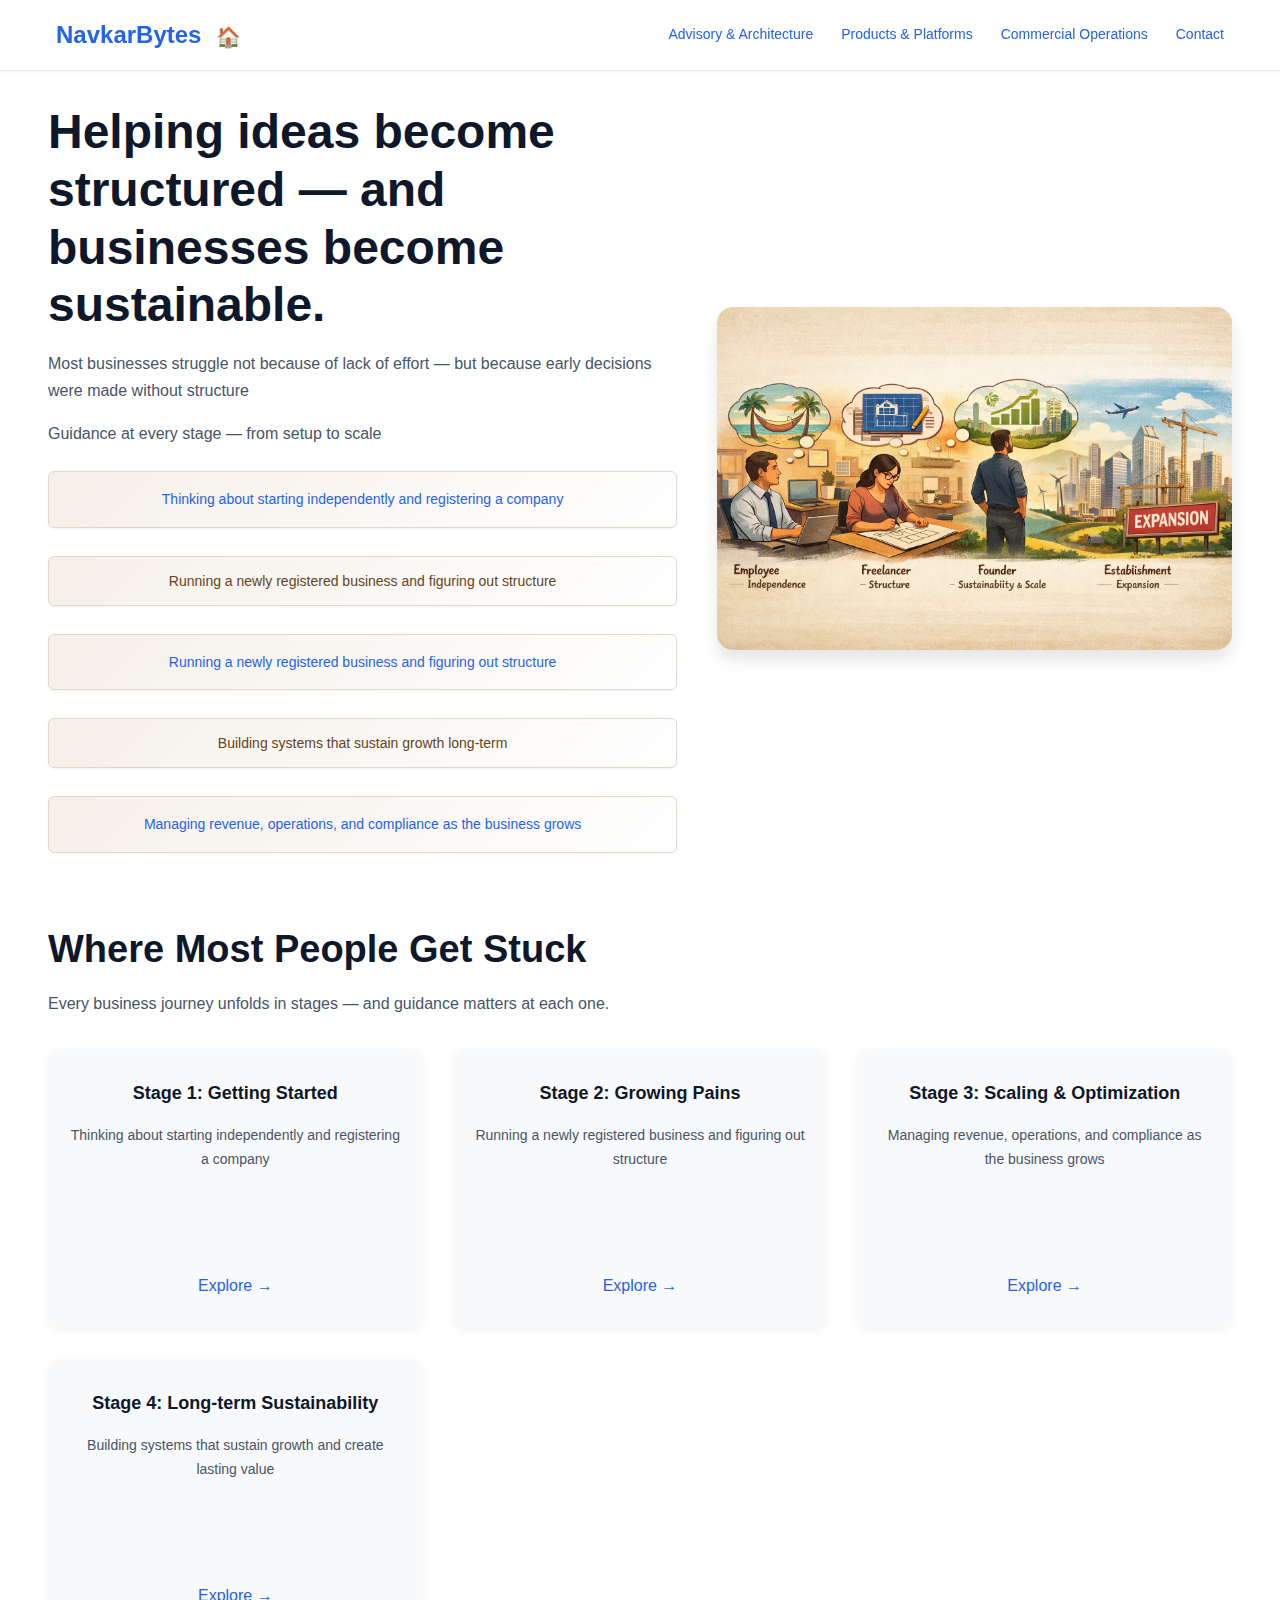
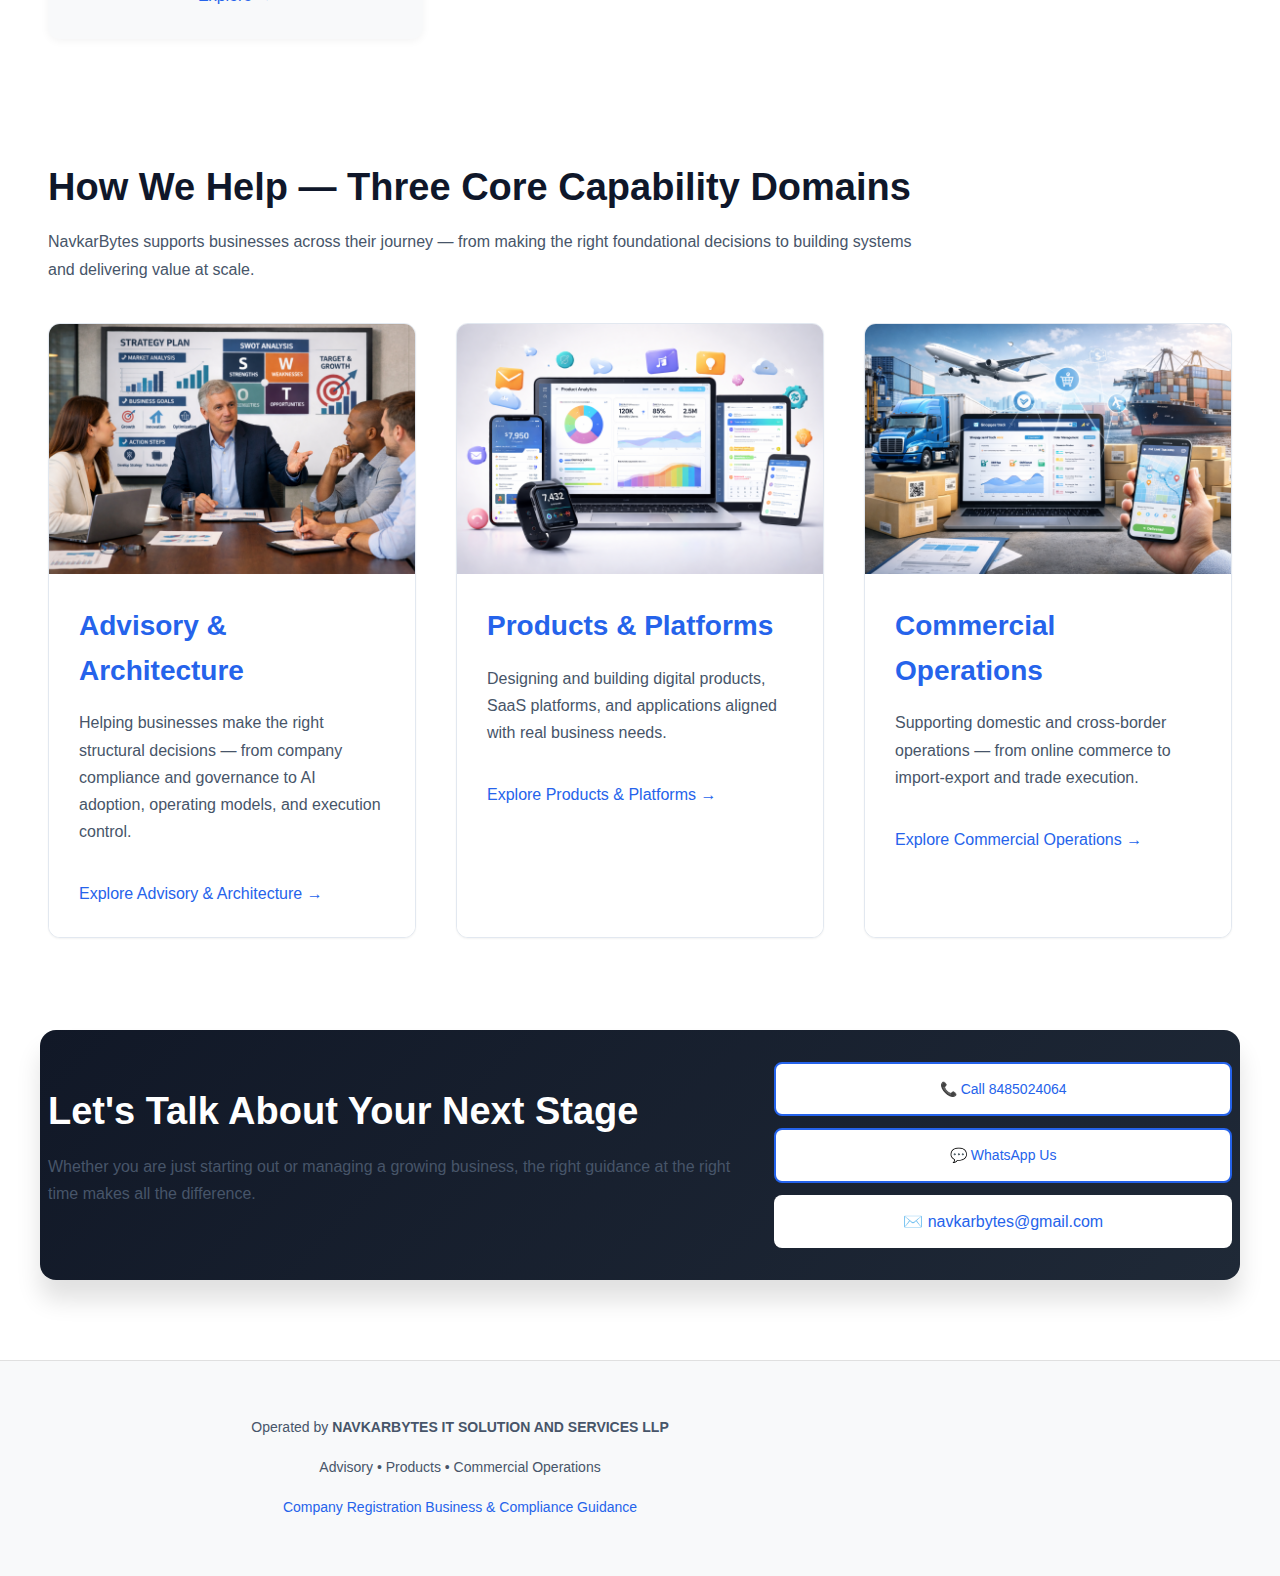
<file: navkarbytes-site/index.html>
<!DOCTYPE html>
<html lang="en">
<head>
  <meta charset="UTF-8" />
  <meta name="viewport" content="width=device-width, initial-scale=1.0" />
  <title>NavkarBytes | From Company Setup to Sustainable Growth</title>
  <meta name="description" content="NavkarBytes helps founders and businesses make the right decisions — from company registration to AI adoption" />
  <link rel="stylesheet" href="styles.css">
</head>
<body>
  <header>
    <div class="header-inner">
      <a href="index.html" class="logo">NavkarBytes <span class="logo-icon">🏠</span></a>
      <nav>
        <a href="#advisory">Advisory & Architecture</a>
        <a href="#products">Products & Platforms</a>
        <a href="#operations">Commercial Operations</a>
        <a href="contact.html">Contact</a>
      </nav>
      <button class="mobile-menu-toggle" aria-label="Toggle navigation">
        <span></span>
        <span></span>
        <span></span>
      </button>
    </div>
  </header>

  <main>
    <section class="hero">
      <div class="hero-content">
        <h1>Helping ideas become structured — and businesses become sustainable.</h1>
        <p>Most businesses struggle not because of lack of effort — but because early decisions were made without structure</p>
        <p class="guidance-text">Guidance at every stage — from setup to scale</p>
        
        <ul class="problems-grid">
 <li><a href="company-registration.html" class="problem-btn">Thinking about starting independently and registering a company</a></li>          <li><button class="problem-btn">Running a newly registered business and figuring out structure</button></li>
 <li><a href="business-compliance.html" class="problem-btn">Running a newly registered business and figuring out structure</a></li>          <li><button class="problem-btn">Building systems that sustain growth long-term</button></li>
 <li><a href="advisory-architecture.html" class="problem-btn">Managing revenue, operations, and compliance as the business grows</a></li>      </div>
      <div>
 <img src="images/HeroImage.png" alt="Business journey illustration" />      </div>
    </section>

    <section id="stuck">
      <h2>Where Most People Get Stuck</h2>
      <p>Every business journey unfolds in stages — and guidance matters at each one.</p>
       <div class="stages-grid">
          <div class="stage-card">
             <h3>Stage 1: Getting Started</h3>
             <p>Thinking about starting independently and registering a company</p>
             <a href="company-registration.html" class="stage-link">Explore →</a>
             </div>
          <div class="stage-card">
             <h3>Stage 2: Growing Pains</h3>
             <p>Running a newly registered business and figuring out structure</p>
             <a href="business-compliance.html" class="stage-link">Explore →</a>
             </div>
          <div class="stage-card">
             <h3>Stage 3: Scaling & Optimization</h3>
             <p>Managing revenue, operations, and compliance as the business grows</p>
             <a href="advisory-architecture.html" class="stage-link">Explore →</a>
             </div>
          <div class="stage-card">
             <h3>Stage 4: Long-term Sustainability</h3>
             <p>Building systems that sustain growth and create lasting value</p>
             <a href="products-platforms.html" class="stage-link">Explore →</a>
             </div>
          </div>
      
    </section>

    <section id="advisory">
      <h2>How We Help — Three Core Capability Domains</h2>
      <p>NavkarBytes supports businesses across their journey — from making the right foundational decisions to building systems and delivering value at scale.</p>
      
      <div class="domains">
        <a href="advisory-architecture.html" class="domain">
          <img src="images/advisory.jpg" alt="Advisory & Architecture" />
          <div class="domain-content">
            <h3>Advisory & Architecture</h3>
            <p>Helping businesses make the right structural decisions — from company compliance and governance to AI adoption, operating models, and execution control.</p>
            <span class="domain-link">Explore Advisory & Architecture →</span>
          </div>
        </a>
        
        <a href="products-platforms.html" class="domain">
          <img src="images/products.jpg" alt="Products & Platforms" />
          <div class="domain-content">
            <h3>Products & Platforms</h3>
            <p>Designing and building digital products, SaaS platforms, and applications aligned with real business needs.</p>
            <span class="domain-link">Explore Products & Platforms →</span>
          </div>
        </a>
        
        <a href="commercial-operations.html" class="domain">
          <img src="images/operations.jpg" alt="Commercial Operations" />
          <div class="domain-content">
            <h3>Commercial Operations</h3>
            <p>Supporting domestic and cross-border operations — from online commerce to import-export and trade execution.</p>
            <span class="domain-link">Explore Commercial Operations →</span>
          </div>
        </a>
      </div>
    </section>

    <section class="cta">
      <div>
        <h2>Let's Talk About Your Next Stage</h2>
        <p>Whether you are just starting out or managing a growing business, the right guidance at the right time makes all the difference.</p>
      </div>
      <div class="cta-links">
        <a href="tel:8485024064" class="btn">📞 Call 8485024064</a>
        <a href="#" class="btn btn-outline">💬 WhatsApp Us</a>
        <a href="mailto:navkarbytes@gmail.com">✉️ navkarbytes@gmail.com</a>
      </div>
    </section>
  </main>

  <footer>
    <p>Operated by <strong>NAVKARBYTES IT SOLUTION AND SERVICES LLP</strong></p>
    <p>Advisory • Products • Commercial Operations</p>
    <p><a href="company-registration.html">Company Registration Business & Compliance Guidance</a></p>
  </footer>
</body>
</html>
</file>
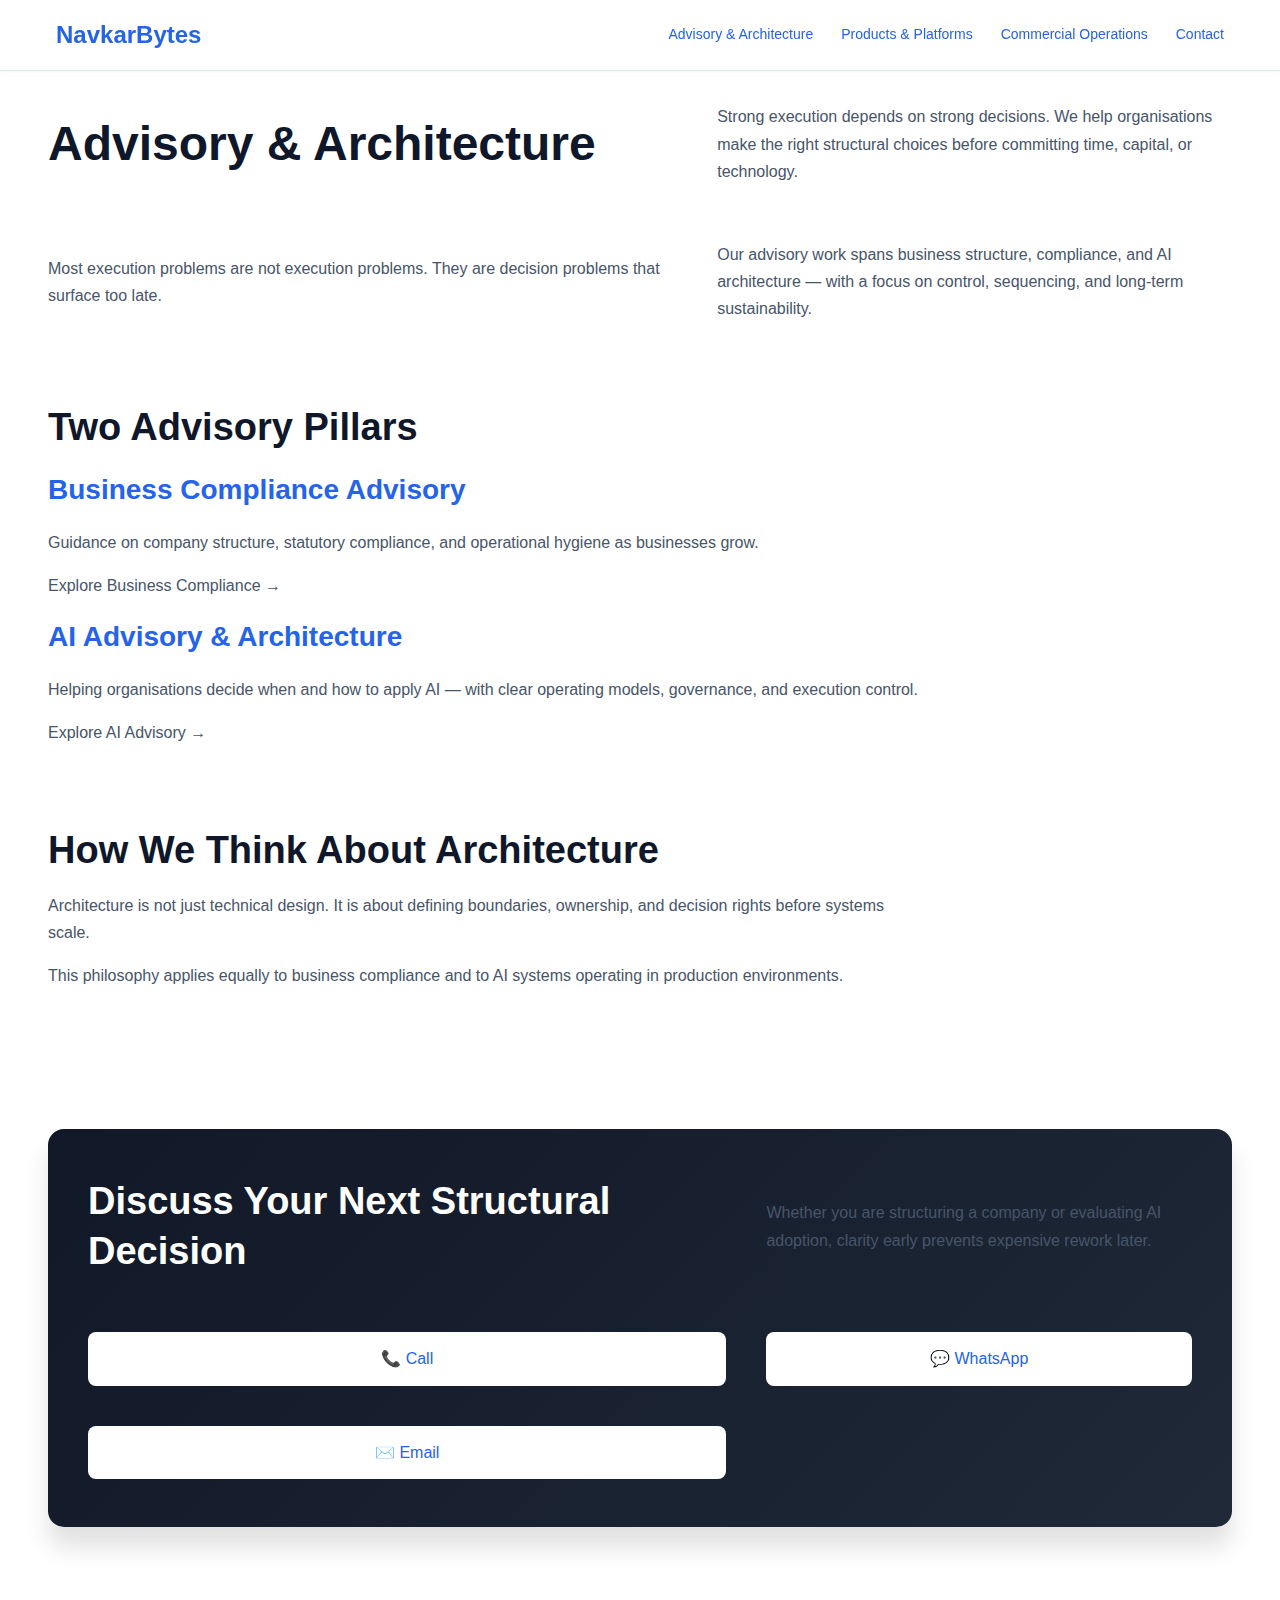
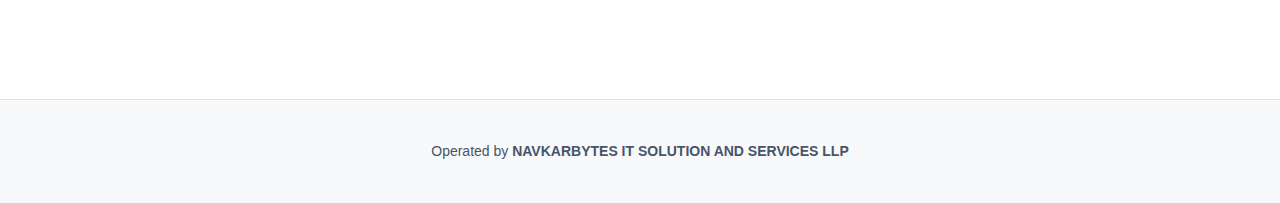
<file: navkarbytes-site/advisory-architecture.html>
<!DOCTYPE html>
<html lang="en">
<head>
  <meta charset="UTF-8">
  <meta name="viewport" content="width=device-width, initial-scale=1.0">

  <title>Advisory & Architecture | NavkarBytes</title>
  <meta name="description" content="Decision-first advisory across business compliance and AI architecture. NavkarBytes helps organisations make the right structural choices before execution." />
<link rel="stylesheet" href="styles.css">
</head>
<header>
  <div class="header-inner">
    <a href="index.html" class="logo">NavkarBytes</a>
    <nav>
      <a href="advisory-architecture.html">Advisory & Architecture</a>
      <a href="products-platforms.html">Products & Platforms</a>
      <a href="commercial-operations.html">Commercial Operations</a>
      <a href="contact.html">Contact</a>
    </nav>
  </div>
</header>
<body>



<section>
  <div class="hero">
    <h1>Advisory & Architecture</h1>
    <p>
      Strong execution depends on strong decisions.
      We help organisations make the right structural choices
      before committing time, capital, or technology.
    </p>
    
	<p>
	Most execution problems are not execution problems.
    They are decision problems that surface too late.
	</p>
	
	<p>
      Our advisory work spans business structure, compliance,
      and AI architecture — with a focus on control, sequencing,
      and long-term sustainability.
    </p>
		
  </div>
</section>

<section>
  <h2>Two Advisory Pillars</h2>

  <div class="grid">

    <!-- Business Compliance -->
    <a href="business-compliance.html" class="card">
      <h3>Business Compliance Advisory</h3>
      <p>
        Guidance on company structure, statutory compliance,
        and operational hygiene as businesses grow.
      </p>
      <p style="color:#2563eb;font-weight:500;">
        Explore Business Compliance →
      </p>
    </a>

    <!-- AI Advisory -->
    <a href="ai-consulting.html" class="card">
      <h3>AI Advisory & Architecture</h3>
      <p>
        Helping organisations decide when and how to apply AI —
        with clear operating models, governance,
        and execution control.
      </p>
      <p style="color:#2563eb;font-weight:500;">
        Explore AI Advisory →
      </p>
    </a>

  </div>
</section>

<section>
  <h2>How We Think About Architecture</h2>
  <p>
    Architecture is not just technical design.
    It is about defining boundaries, ownership,
    and decision rights before systems scale.
  </p>
  <p>
    This philosophy applies equally to business compliance
    and to AI systems operating in production environments.
  </p>
</section>

<section>
  <div class="cta">
    <h2>Discuss Your Next Structural Decision</h2>
    <p>
      Whether you are structuring a company
      or evaluating AI adoption,
      clarity early prevents expensive rework later.
    </p>

    <a href="tel:+918485024064">📞 Call</a>
    <a href="https://wa.me/918485024064" target="_blank">💬 WhatsApp</a>
    <a href="mailto:navkarbytes@gmail.com">✉️ Email</a>
  </div>
</section>

<footer>
  Operated by <strong>NAVKARBYTES IT SOLUTION AND SERVICES LLP</strong>
</footer>

</body>
</html>
</file>
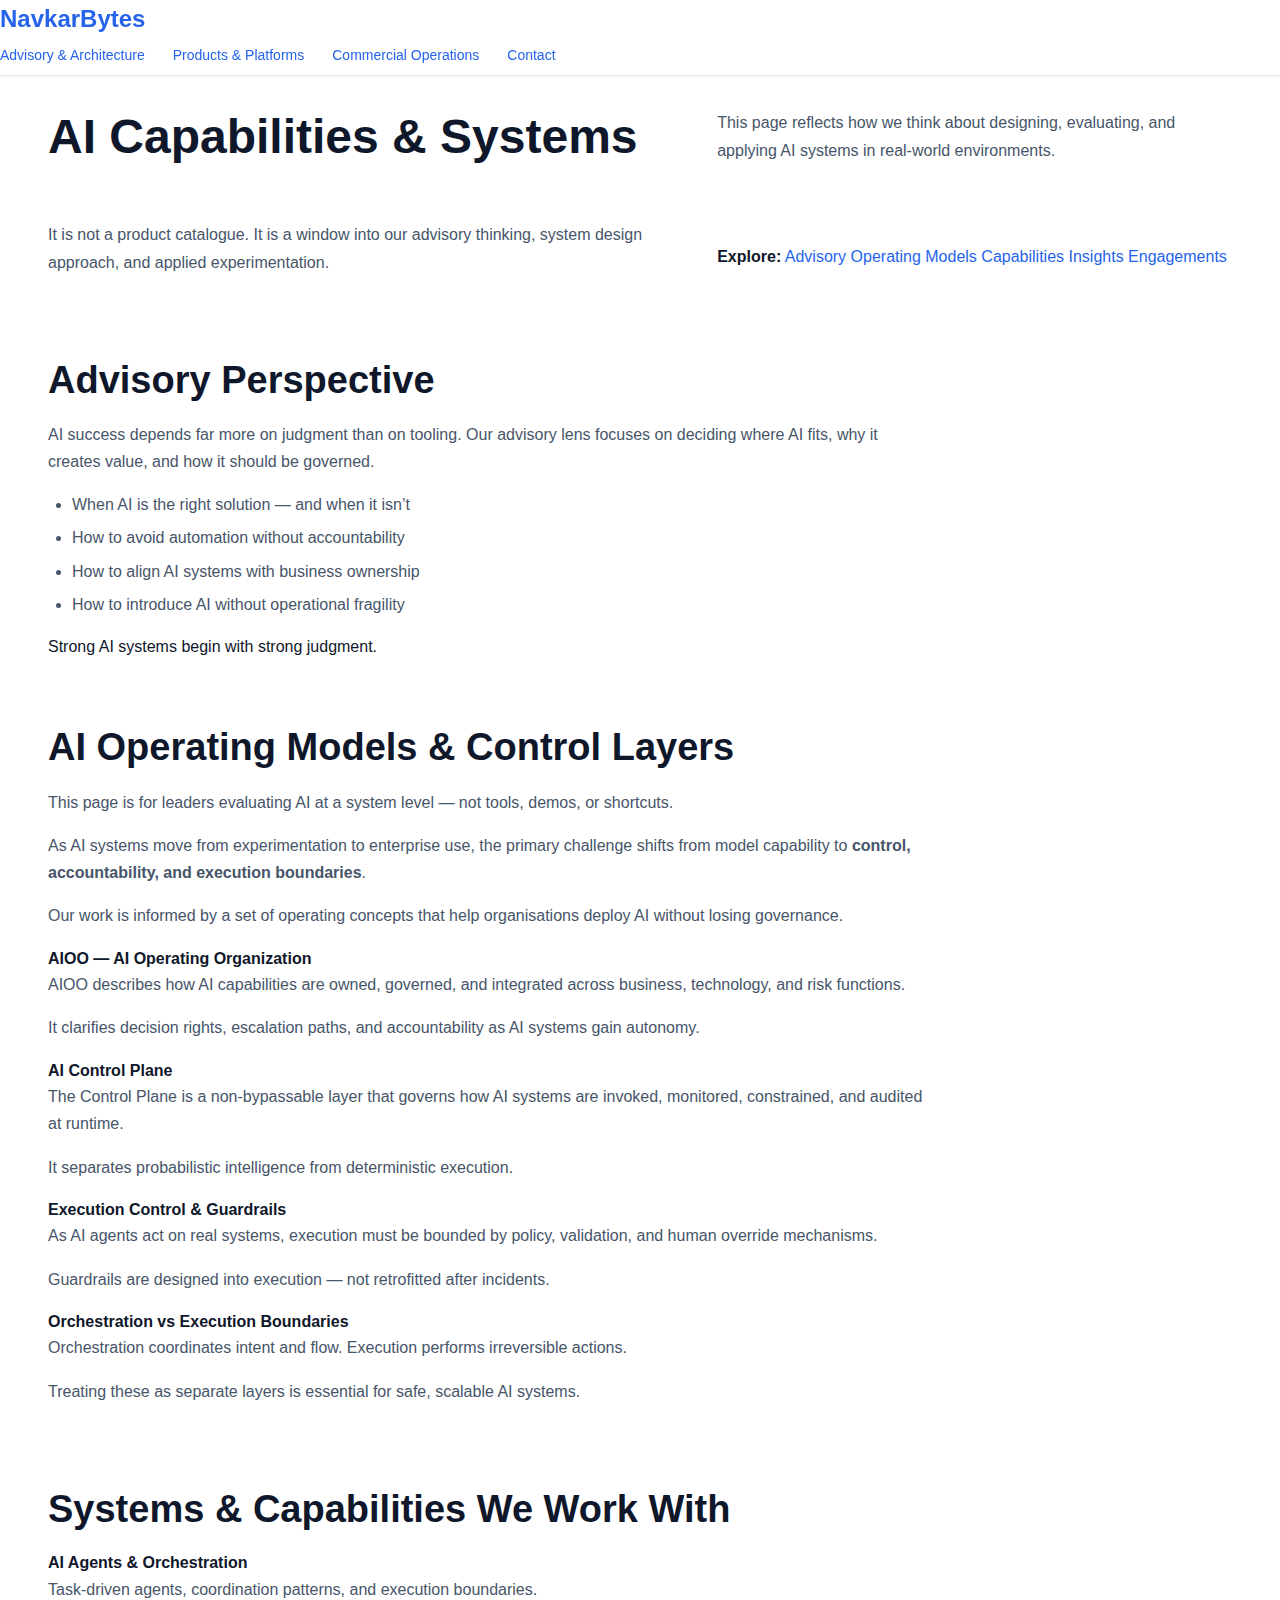
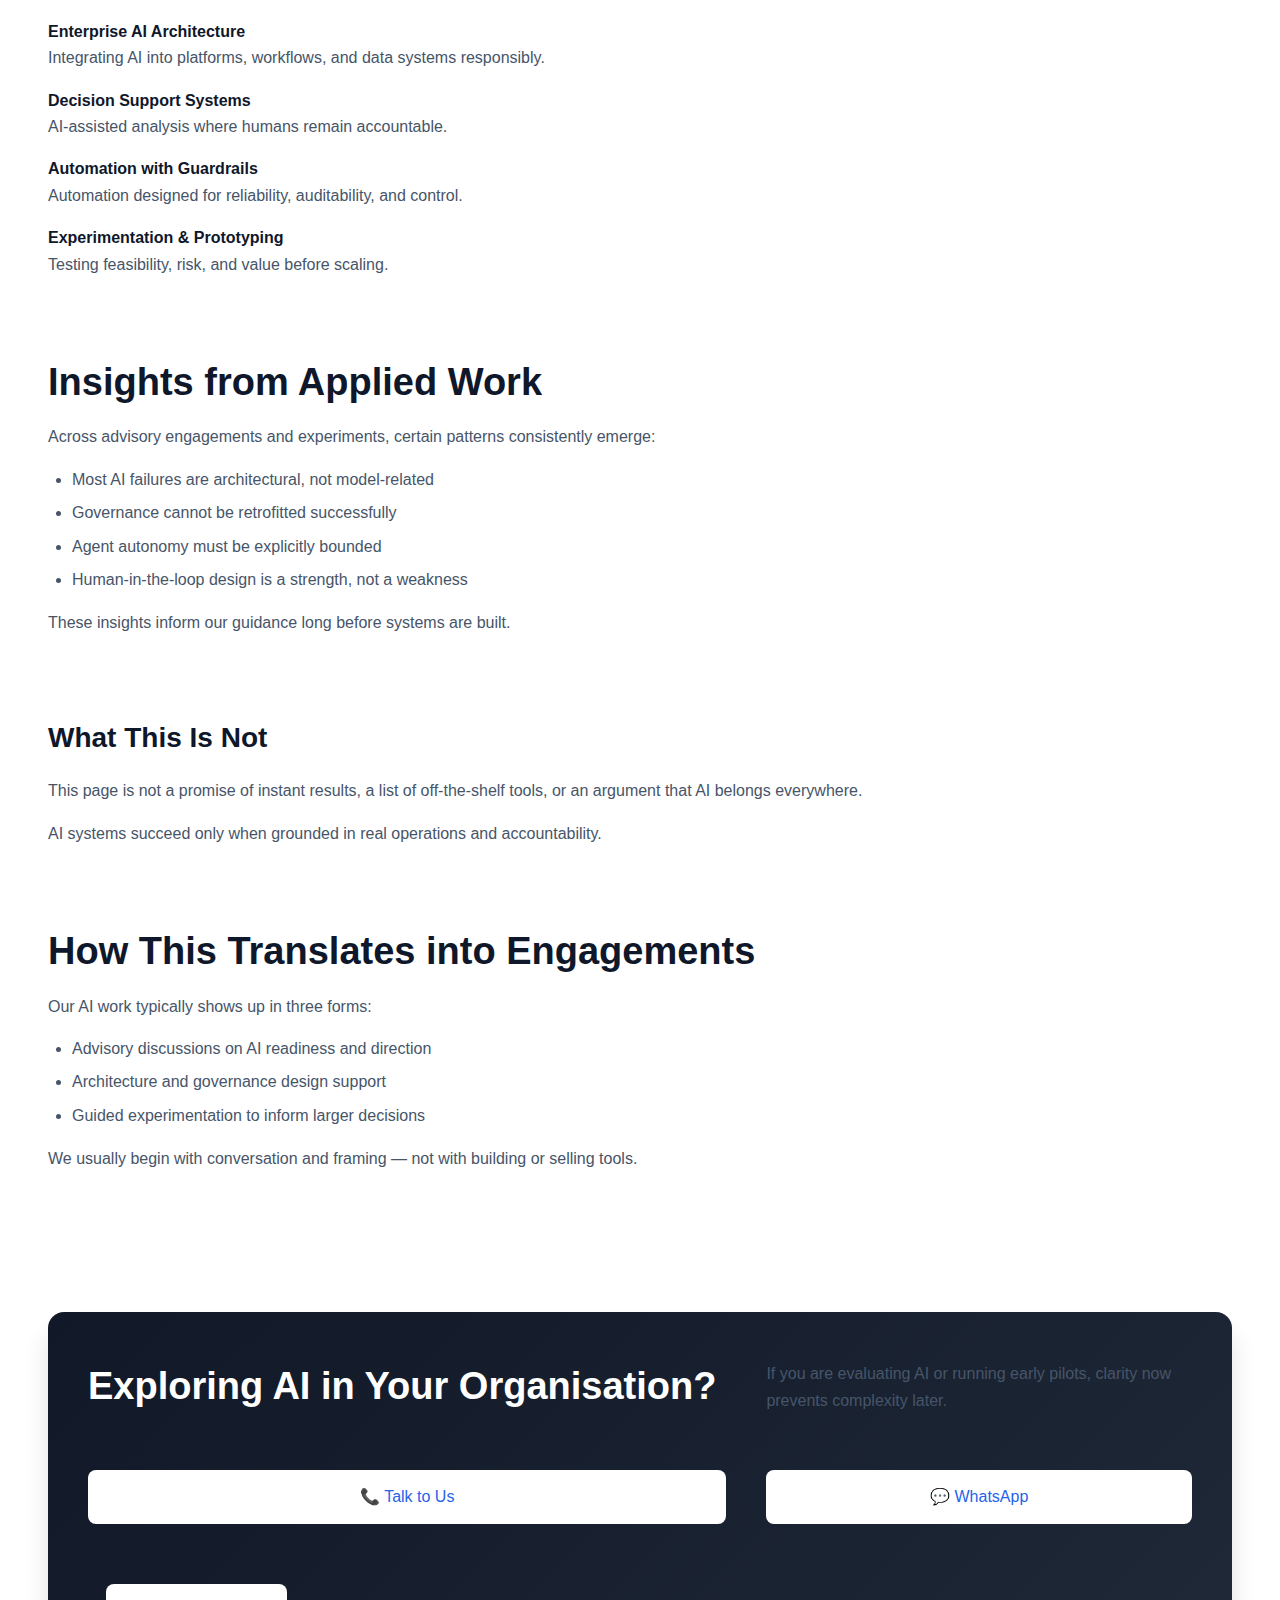
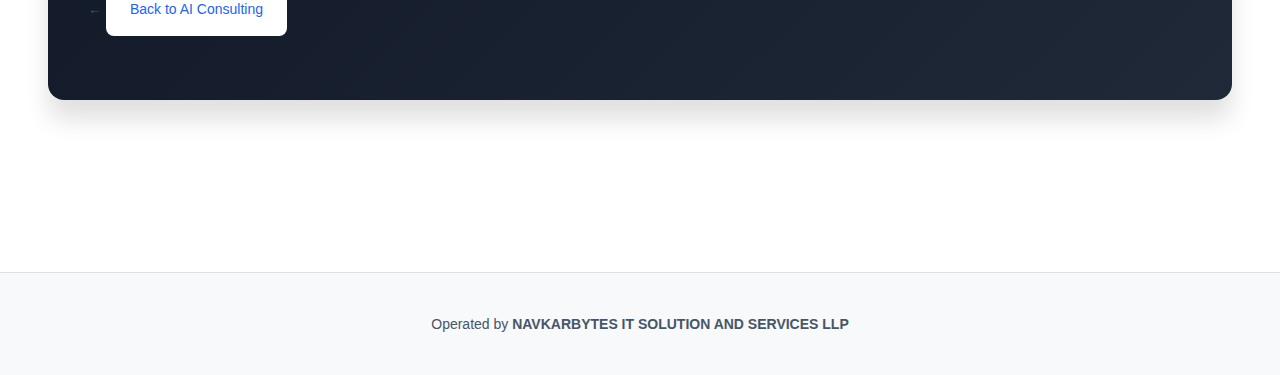
<file: navkarbytes-site/ai-capabilities.html>
<!DOCTYPE html>
<html lang="en">
<head>
  <meta charset="UTF-8">
  <meta name="viewport" content="width=device-width, initial-scale=1.0">

  <title>AI Capabilities & Systems | NavkarBytes</title>
  <meta name="description" content="Advisory thinking, AI systems, applied insights, and engagement models from NavkarBytes—focused on responsible, real-world AI execution." />
<link rel="stylesheet" href="styles.css">
</head>
<header class="site-header">
  <div class="nav-container">
    <a href="index.html" class="logo">NavkarBytes</a>
    <nav class="main-nav">
      <a href="advisory-architecture.html" class="active">Advisory & Architecture</a>
      <a href="products-platforms.html">Products & Platforms</a>
      <a href="commercial-operations.html">Commercial Operations</a>
      <a href="contact.html">Contact</a>
    </nav>
  </div>
</header>
<body>



<!-- HERO -->
<section>
  <div class="hero">
    <h1>AI Capabilities & Systems</h1>
    <p>
      This page reflects how we think about designing, evaluating,
      and applying AI systems in real-world environments.
    </p>
    <p>
      It is not a product catalogue.
      It is a window into our advisory thinking, system design approach,
      and applied experimentation.
    </p>

    <!-- JUMP MENU -->
    <div class="jump-menu">
      <strong>Explore:</strong>
      <a href="#advisory">Advisory</a>
	  <a href="#operating-models">Operating Models</a>
      <a href="#capabilities">Capabilities</a>
      <a href="#insights">Insights</a>
      <a href="#services">Engagements</a>
    </div>
  </div>
</section>

<!-- ADVISORY -->
<section id="advisory">
  <h2>Advisory Perspective</h2>
  <p>
    AI success depends far more on judgment than on tooling.
    Our advisory lens focuses on deciding where AI fits,
    why it creates value, and how it should be governed.
  </p>

  <ul>
    <li>When AI is the right solution — and when it isn’t</li>
    <li>How to avoid automation without accountability</li>
    <li>How to align AI systems with business ownership</li>
    <li>How to introduce AI without operational fragility</li>
  </ul>

  <div class="callout">
    Strong AI systems begin with strong judgment.
  </div>
</section>
<!-- OPERATING MODELS -->
<section id="operating-models">
  <h2>AI Operating Models & Control Layers</h2>


<p>This page is for leaders evaluating AI at a system level — not tools, demos, or shortcuts.</p>

  <p>
    As AI systems move from experimentation to enterprise use,
    the primary challenge shifts from model capability
    to <strong>control, accountability, and execution boundaries</strong>.
  </p>

  <p>
    Our work is informed by a set of operating concepts
    that help organisations deploy AI without losing governance.
  </p>

  <div class="grid">
    <div class="card">
      <strong>AIOO — AI Operating Organization</strong>
      <p>
        AIOO describes how AI capabilities are owned, governed,
        and integrated across business, technology, and risk functions.
      </p>
      <p>
        It clarifies decision rights, escalation paths,
        and accountability as AI systems gain autonomy.
      </p>
    </div>

    <div class="card">
      <strong>AI Control Plane</strong>
      <p>
        The Control Plane is a non-bypassable layer
        that governs how AI systems are invoked, monitored,
        constrained, and audited at runtime.
      </p>
      <p>
        It separates probabilistic intelligence
        from deterministic execution.
      </p>
    </div>

    <div class="card">
      <strong>Execution Control & Guardrails</strong>
      <p>
        As AI agents act on real systems,
        execution must be bounded by policy,
        validation, and human override mechanisms.
      </p>
      <p>
        Guardrails are designed into execution —
        not retrofitted after incidents.
      </p>
    </div>

    <div class="card">
      <strong>Orchestration vs Execution Boundaries</strong>
      <p>
        Orchestration coordinates intent and flow.
        Execution performs irreversible actions.
      </p>
      <p>
        Treating these as separate layers
        is essential for safe, scalable AI systems.
      </p>
    </div>
  </div>
</section>

<!-- CAPABILITIES -->
<section id="capabilities">
  <h2>Systems & Capabilities We Work With</h2>

  <div class="grid">
    <div class="card">
      <strong>AI Agents & Orchestration</strong>
      <p>Task-driven agents, coordination patterns, and execution boundaries.</p>
    </div>

    <div class="card">
      <strong>Enterprise AI Architecture</strong>
      <p>Integrating AI into platforms, workflows, and data systems responsibly.</p>
    </div>

    <div class="card">
      <strong>Decision Support Systems</strong>
      <p>AI-assisted analysis where humans remain accountable.</p>
    </div>

    <div class="card">
      <strong>Automation with Guardrails</strong>
      <p>Automation designed for reliability, auditability, and control.</p>
    </div>

    <div class="card">
      <strong>Experimentation & Prototyping</strong>
      <p>Testing feasibility, risk, and value before scaling.</p>
    </div>
  </div>
</section>

<!-- INSIGHTS -->
<section id="insights">
  <h2>Insights from Applied Work</h2>

  <p>
    Across advisory engagements and experiments,
    certain patterns consistently emerge:
  </p>

  <ul>
    <li>Most AI failures are architectural, not model-related</li>
    <li>Governance cannot be retrofitted successfully</li>
    <li>Agent autonomy must be explicitly bounded</li>
    <li>Human-in-the-loop design is a strength, not a weakness</li>
  </ul>

  <p>
    These insights inform our guidance long before systems are built.
  </p>
</section>

<!-- BOUNDARY -->
<section>
  <div class="boundary">
    <h3>What This Is Not</h3>
    <p>
      This page is not a promise of instant results,
      a list of off-the-shelf tools,
      or an argument that AI belongs everywhere.
    </p>
    <p>
      AI systems succeed only when grounded in real operations and accountability.
    </p>
  </div>
</section>

<!-- SERVICES / ENGAGEMENTS -->
<section id="services">
  <h2>How This Translates into Engagements</h2>

  <p>
    Our AI work typically shows up in three forms:
  </p>

  <ul>
    <li>Advisory discussions on AI readiness and direction</li>
    <li>Architecture and governance design support</li>
    <li>Guided experimentation to inform larger decisions</li>
  </ul>

  <p>
    We usually begin with conversation and framing —
    not with building or selling tools.
  </p>
</section>

<!-- CTA -->
<section>
  <div class="cta">
    <h2>Exploring AI in Your Organisation?</h2>
    <p>
      If you are evaluating AI or running early pilots,
      clarity now prevents complexity later.
    </p>

    <a href="tel:+918485024064">📞 Talk to Us</a>
    <a href="https://wa.me/918485024064" target="_blank">💬 WhatsApp</a>

    <p style="margin-top:20px;font-size:14px;">
      ← <a href="ai-consulting.html" style="color:#93c5fd;">Back to AI Consulting</a>
    </p>
  </div>
</section>

<footer>
  Operated by <strong>NAVKARBYTES IT SOLUTION AND SERVICES LLP</strong>
</footer>

</body>
</html>
</file>
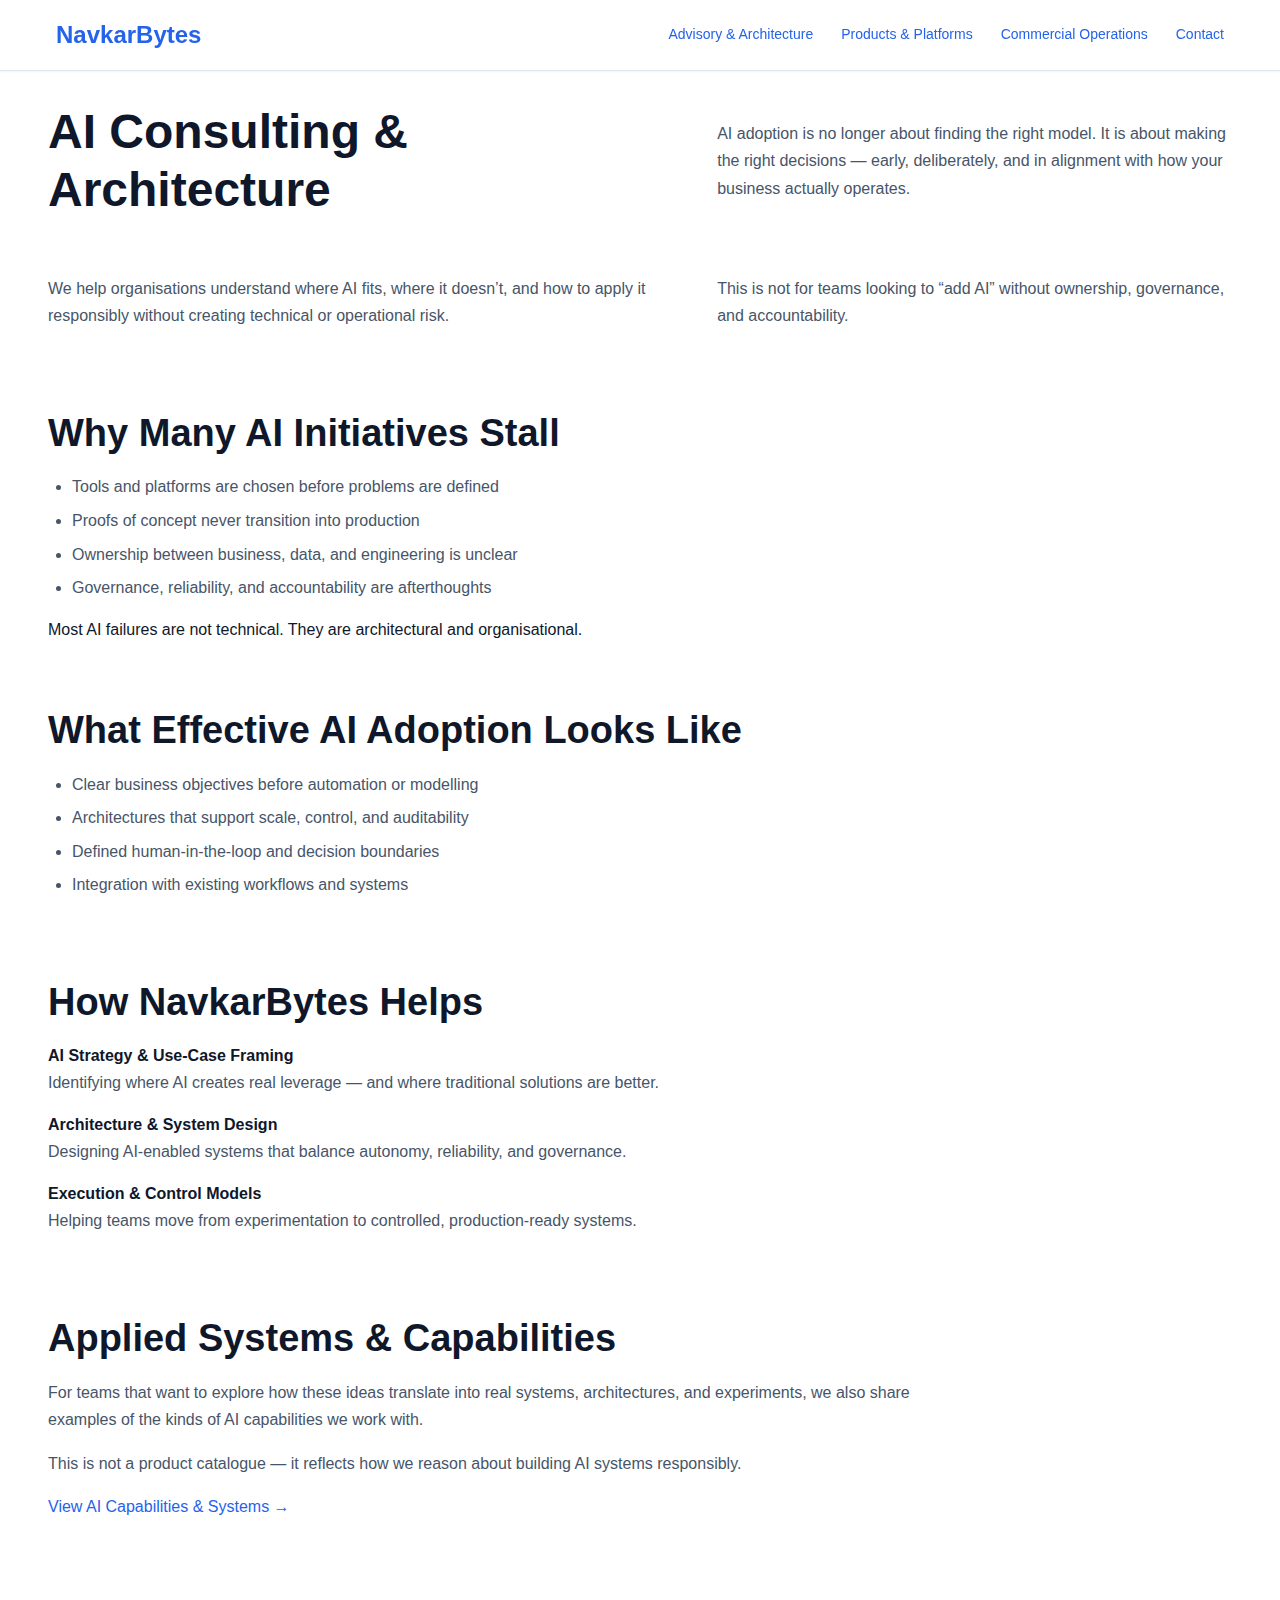
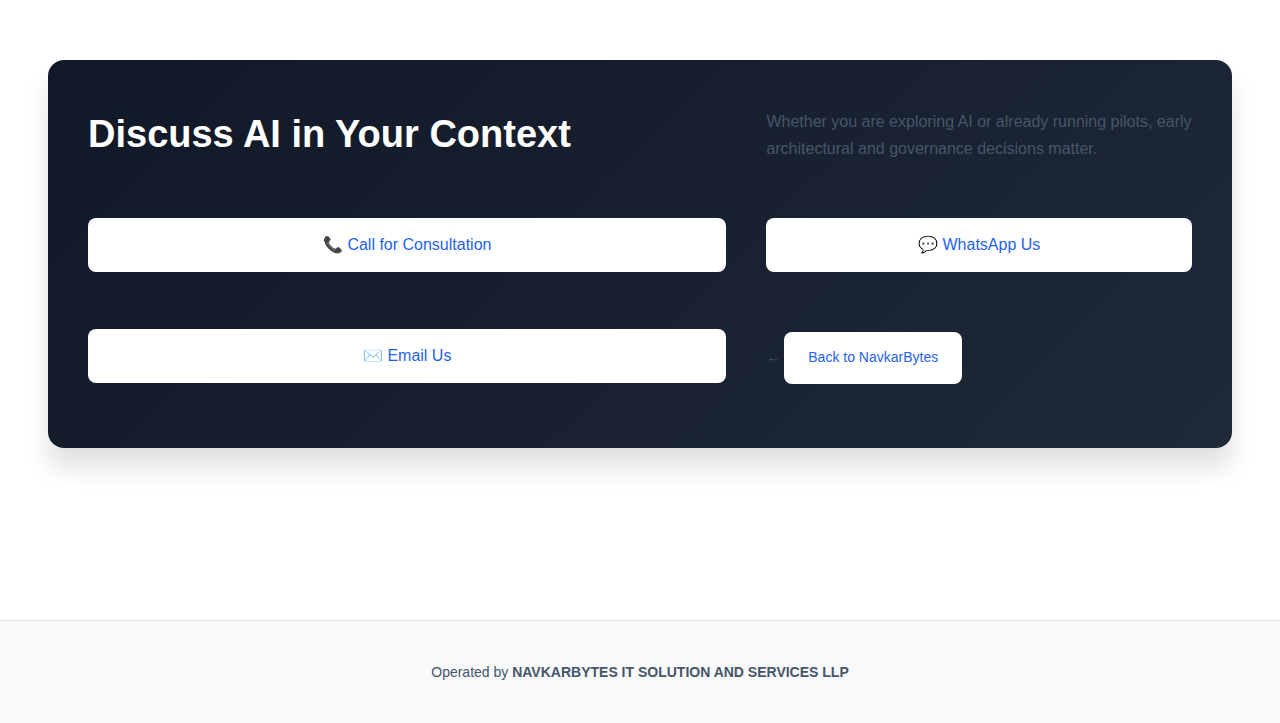
<file: navkarbytes-site/ai-consulting.html>
<!DOCTYPE html>
<html lang="en">
<head>
  <meta charset="UTF-8" />
  <meta name="viewport" content="width=device-width, initial-scale=1.0" />

  <title>AI Consulting & Architecture | NavkarBytes</title>
  <meta name="description" content="NavkarBytes provides AI consulting focused on strategy, architecture, and responsible execution—helping businesses decide where AI fits and how to apply it safely." />
<link rel="stylesheet" href="styles.css">
</head>
<header>
  <div class="header-inner">
    <a href="index.html" class="logo">NavkarBytes</a>
    <nav>
      <a href="advisory-architecture.html">Advisory & Architecture</a>
      <a href="products-platforms.html">Products & Platforms</a>
      <a href="commercial-operations.html">Commercial Operations</a>
      <a href="contact.html">Contact</a>
    </nav>
  </div>
</header>
<body>



<!-- HERO -->
<section>
  <div class="hero">
    <h1>AI Consulting & Architecture</h1>

    <p>
      AI adoption is no longer about finding the right model.
      It is about making the right decisions — early, deliberately,
      and in alignment with how your business actually operates.
    </p>

    <p>
      We help organisations understand where AI fits,
      where it doesn’t, and how to apply it responsibly
      without creating technical or operational risk.
    </p>
	
	<p>
	This is not for teams looking to “add AI” without ownership, governance, and accountability.
	</p>
	
  </div>
</section>

<!-- PROBLEM FRAMING -->
<section>
  <h2>Why Many AI Initiatives Stall</h2>

  <ul>
    <li>Tools and platforms are chosen before problems are defined</li>
    <li>Proofs of concept never transition into production</li>
    <li>Ownership between business, data, and engineering is unclear</li>
    <li>Governance, reliability, and accountability are afterthoughts</li>
  </ul>

  <div class="callout">
    Most AI failures are not technical.
    They are architectural and organisational.
  </div>
</section>

<!-- WHAT GOOD LOOKS LIKE -->
<section>
  <h2>What Effective AI Adoption Looks Like</h2>

  <ul>
    <li>Clear business objectives before automation or modelling</li>
    <li>Architectures that support scale, control, and auditability</li>
    <li>Defined human-in-the-loop and decision boundaries</li>
    <li>Integration with existing workflows and systems</li>
  </ul>
</section>

<!-- HOW WE HELP -->
<section>
  <h2>How NavkarBytes Helps</h2>

  <div class="grid">
    <div class="card">
      <strong>AI Strategy & Use-Case Framing</strong>
      <p>
        Identifying where AI creates real leverage —
        and where traditional solutions are better.
      </p>
    </div>

    <div class="card">
      <strong>Architecture & System Design</strong>
      <p>
        Designing AI-enabled systems that balance autonomy,
        reliability, and governance.
      </p>
    </div>

    <div class="card">
      <strong>Execution & Control Models</strong>
      <p>
        Helping teams move from experimentation
        to controlled, production-ready systems.
      </p>
    </div>
  </div>
</section>

<!-- LINK TO CAPABILITIES -->
<section>
  <h2>Applied Systems & Capabilities</h2>

  <p>
    For teams that want to explore how these ideas translate into
    real systems, architectures, and experiments,
    we also share examples of the kinds of AI capabilities we work with.
  </p>

  <p>
    This is not a product catalogue —
    it reflects how we reason about building AI systems responsibly.
  </p>

  <p>
    <a href="ai-capabilities.html" style="color:#2563eb;text-decoration:none;font-weight:500;">
      View AI Capabilities & Systems →
    </a>
  </p>
</section>

<!-- CTA -->
<section>
  <div class="cta">
    <h2>Discuss AI in Your Context</h2>

    <p>
      Whether you are exploring AI or already running pilots,
      early architectural and governance decisions matter.
    </p>

    <a href="tel:+918485024064">📞 Call for Consultation</a>
    <a href="https://wa.me/918485024064?text=Hi%20NavkarBytes,%20I%20would%20like%20to%20discuss%20AI%20consulting%20and%20architecture." target="_blank">
      💬 WhatsApp Us
    </a>
    <a href="mailto:navkarbytes@gmail.com">✉️ Email Us</a>

    <p style="margin-top:20px;font-size:14px;">
      ← <a href="index.html">Back to NavkarBytes</a>
    </p>
  </div>
</section>

<footer>
  Operated by <strong>NAVKARBYTES IT SOLUTION AND SERVICES LLP</strong>
</footer>

</body>
</html>
</file>
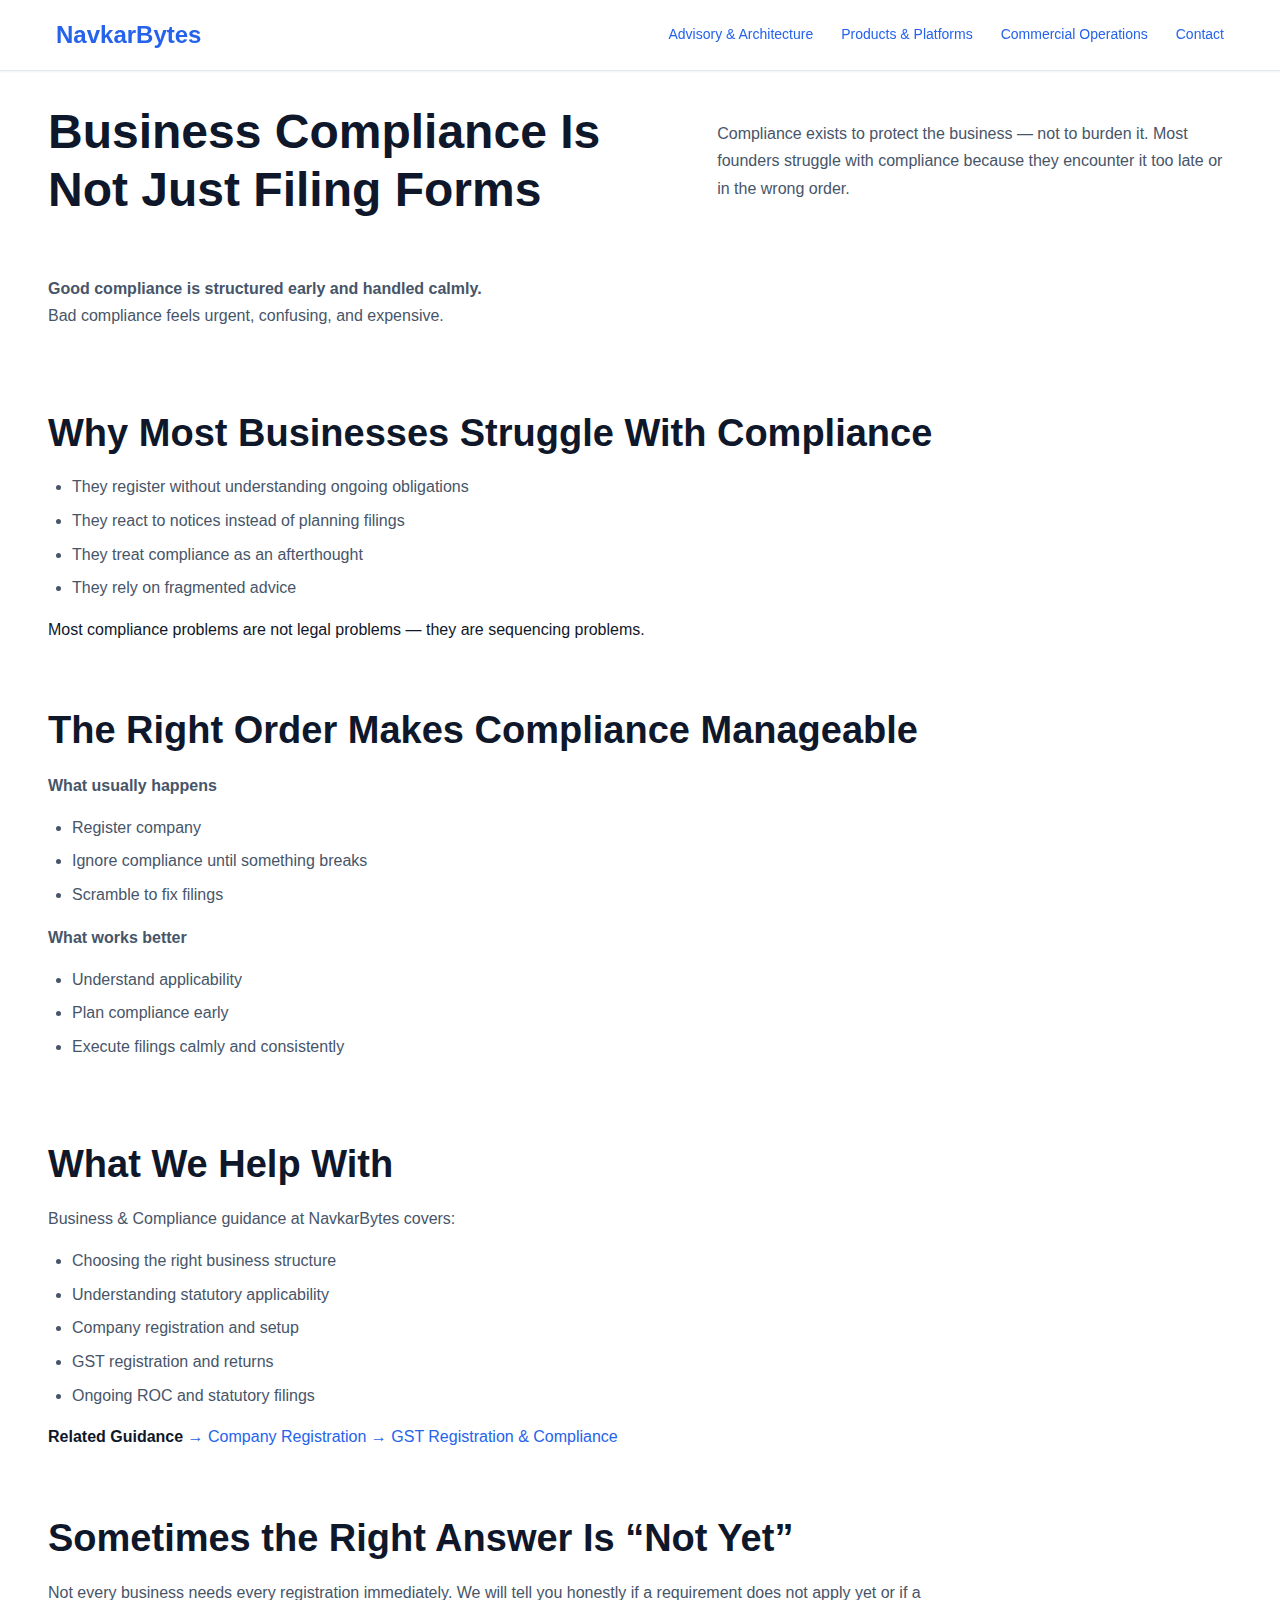
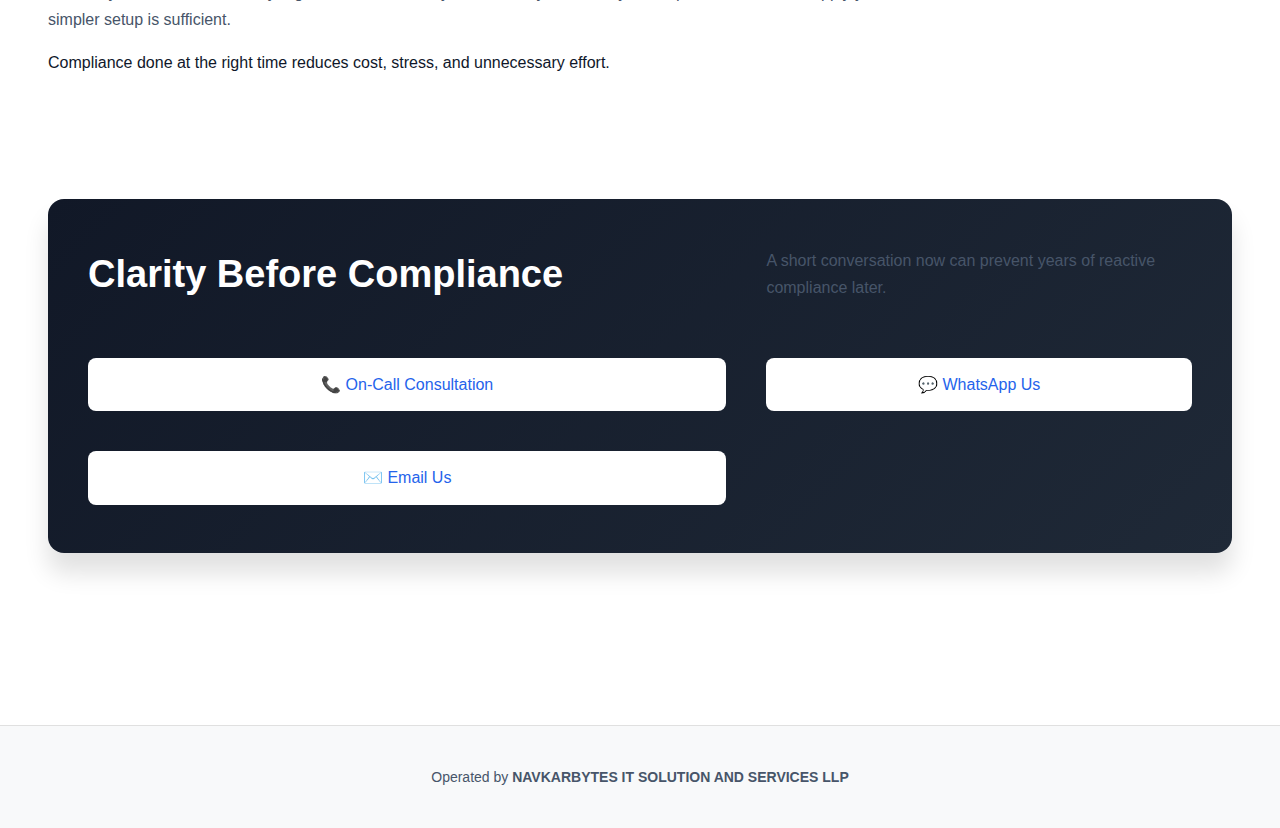
<file: navkarbytes-site/business-compliance.html>
<!DOCTYPE html>
<html lang="en">
<head>
  <meta charset="UTF-8" />
  <meta name="viewport" content="width=device-width, initial-scale=1.0" />

  <title>Business & Compliance — Beyond Filings | NavkarBytes</title>
  <meta name="description" content="Business compliance is not just filings. NavkarBytes helps you decide what applies, when it applies, and how to stay compliant without operational stress." />
<link rel="stylesheet" href="styles.css">
</head>

<body>

<header>
  <div class="header-inner">
    <a href="index.html" class="logo">NavkarBytes</a>
    <nav>
      <a href="advisory-architecture.html">Advisory & Architecture</a>
      <a href="products-platforms.html">Products & Platforms</a>
      <a href="commercial-operations.html">Commercial Operations</a>
      <a href="contact.html">Contact</a>
    </nav>
  </div>
</header>

<!-- HERO -->
<section>
  <div class="hero">
    <h1>Business Compliance Is Not Just Filing Forms</h1>

    <p>
      Compliance exists to protect the business — not to burden it.
      Most founders struggle with compliance because they encounter it
      too late or in the wrong order.
    </p>

    <p>
      <strong>Good compliance is structured early and handled calmly.</strong><br>
      Bad compliance feels urgent, confusing, and expensive.
    </p>
  </div>
</section>

<!-- WHY COMPLIANCE FAILS -->
<section>
  <h2>Why Most Businesses Struggle With Compliance</h2>

  <ul>
    <li>They register without understanding ongoing obligations</li>
    <li>They react to notices instead of planning filings</li>
    <li>They treat compliance as an afterthought</li>
    <li>They rely on fragmented advice</li>
  </ul>

  <div class="callout">
    Most compliance problems are not legal problems —
    they are sequencing problems.
  </div>
</section>

<!-- DECISION ORDER -->
<section>
  <h2>The Right Order Makes Compliance Manageable</h2>

  <div class="decision-box">
    <p><strong>What usually happens</strong></p>
    <ul>
      <li>Register company</li>
      <li>Ignore compliance until something breaks</li>
      <li>Scramble to fix filings</li>
    </ul>

    <p><strong>What works better</strong></p>
    <ul>
      <li>Understand applicability</li>
      <li>Plan compliance early</li>
      <li>Execute filings calmly and consistently</li>
    </ul>
  </div>
</section>

<!-- WHAT WE COVER -->
<section>
  <h2>What We Help With</h2>

  <p>
    Business & Compliance guidance at NavkarBytes covers:
  </p>

  <ul>
    <li>Choosing the right business structure</li>
    <li>Understanding statutory applicability</li>
    <li>Company registration and setup</li>
    <li>GST registration and returns</li>
    <li>Ongoing ROC and statutory filings</li>
  </ul>

  <div class="links-box">
    <strong>Related Guidance</strong>
    <a href="company-registration.html">→ Company Registration</a>
    <a href="gst-registration.html">→ GST Registration & Compliance</a>
  </div>
</section>

<!-- HONESTY SECTION -->
<section>
  <h2>Sometimes the Right Answer Is “Not Yet”</h2>

  <p>
    Not every business needs every registration immediately.
    We will tell you honestly if a requirement does not apply yet
    or if a simpler setup is sufficient.
  </p>

  <div class="callout">
    Compliance done at the right time reduces cost,
    stress, and unnecessary effort.
  </div>
</section>

<!-- CTA -->
<section>
  <div class="cta">
    <h2>Clarity Before Compliance</h2>
    <p>
      A short conversation now can prevent years
      of reactive compliance later.
    </p>

    <a href="tel:+918485024064">📞 On-Call Consultation</a>
    <a href="https://wa.me/918485024064" target="_blank">💬 WhatsApp Us</a>
    <a href="mailto:navkarbytes@gmail.com">✉️ Email Us</a>
  </div>
</section>

<footer>
  Operated by <strong>NAVKARBYTES IT SOLUTION AND SERVICES LLP</strong>
</footer>

</body>
</html>
</file>
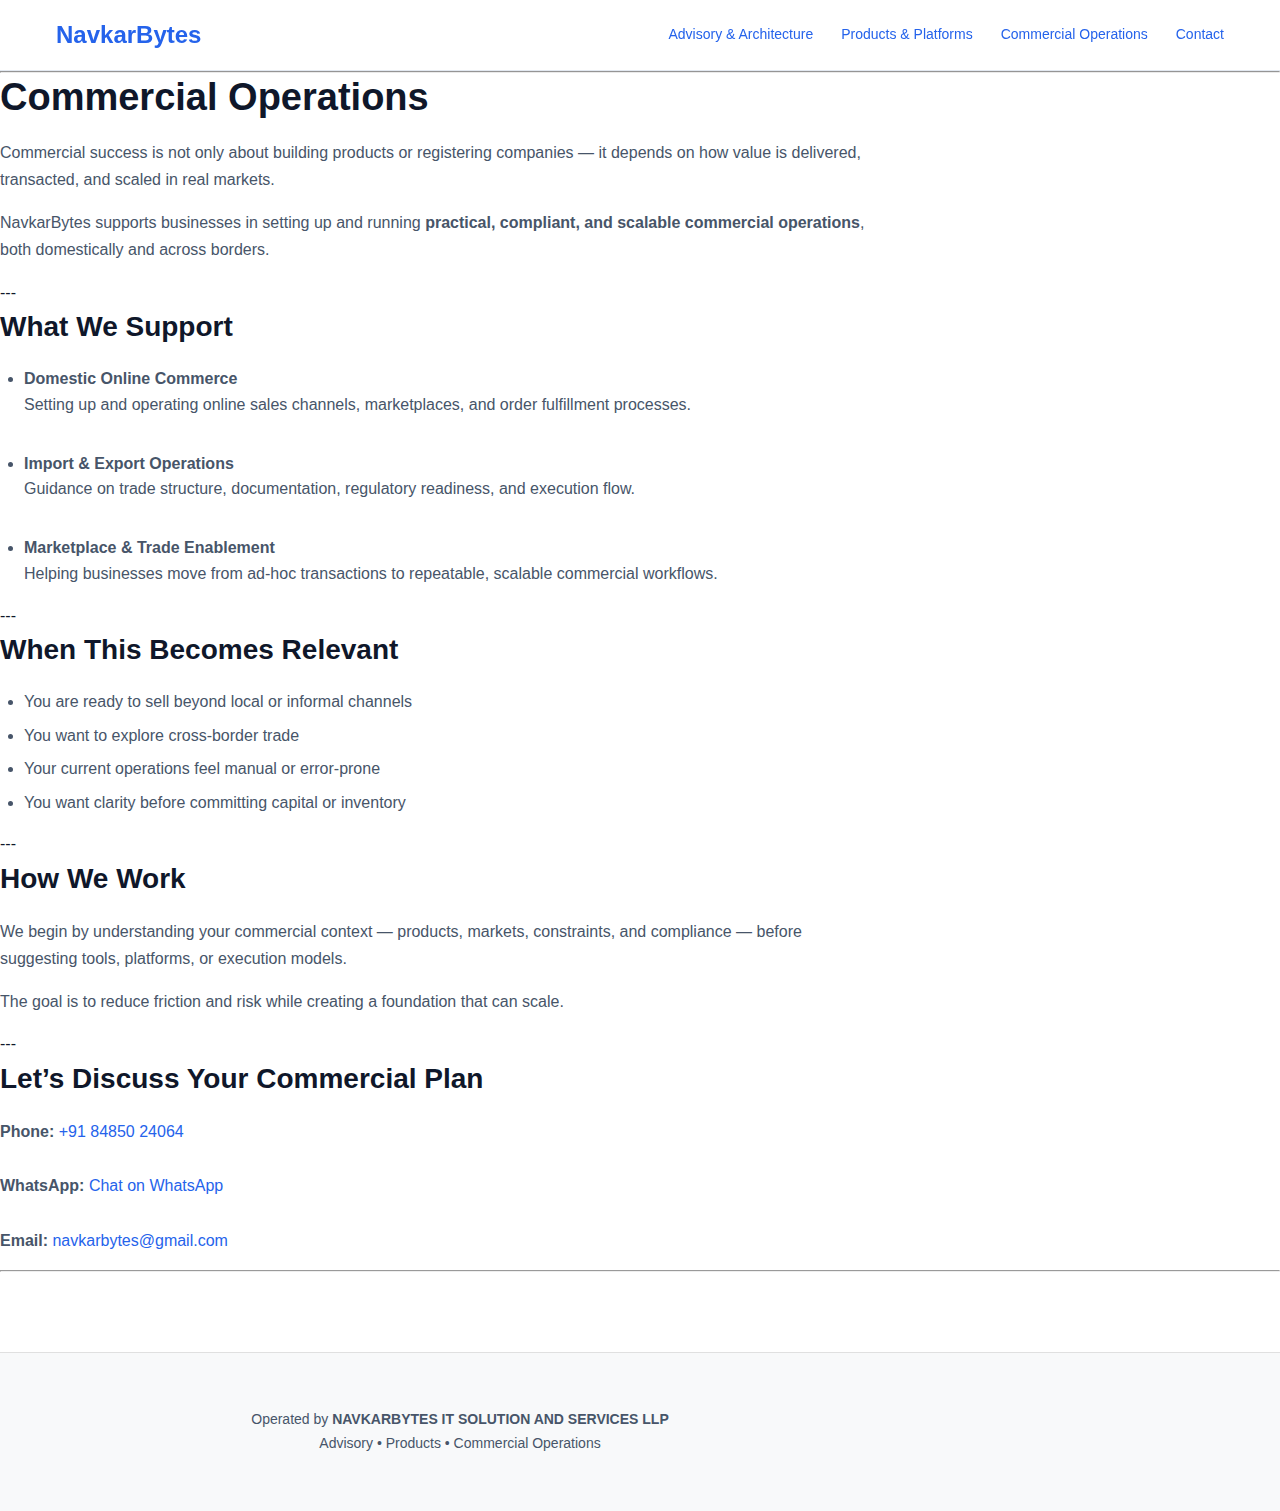
<file: navkarbytes-site/commercial-operations.html>
<!DOCTYPE html>
<html lang="en">
<head>
  <meta charset="UTF-8">
  <title>Commercial Operations | NavkarBytes</title>
  <meta name="viewport" content="width=device-width, initial-scale=1.0">
<link rel="stylesheet" href="styles.css">
</head>

<body>

<!-- HEADER / NAVIGATION (BASELINE STYLE) -->
<header>
  <div class="header-inner">
    <a href="index.html" class="logo">NavkarBytes</a>
    <nav>
      <a href="advisory-architecture.html">Advisory & Architecture</a>
      <a href="products-platforms.html">Products & Platforms</a>
      <a href="commercial-operations.html">Commercial Operations</a>
      <a href="contact.html">Contact</a>
    </nav>
  </div>
</header>

<hr>

<!-- PAGE CONTENT -->
<h2>Commercial Operations</h2>

<p>
  Commercial success is not only about building products or registering companies —
  it depends on how value is delivered, transacted, and scaled in real markets.
</p>

<p>
  NavkarBytes supports businesses in setting up and running
  <strong>practical, compliant, and scalable commercial operations</strong>,
  both domestically and across borders.
</p>

---

<h3>What We Support</h3>

<ul>
  <li>
    <strong>Domestic Online Commerce</strong><br>
    Setting up and operating online sales channels, marketplaces,
    and order fulfillment processes.
  </li>
  <br>
  <li>
    <strong>Import & Export Operations</strong><br>
    Guidance on trade structure, documentation,
    regulatory readiness, and execution flow.
  </li>
  <br>
  <li>
    <strong>Marketplace & Trade Enablement</strong><br>
    Helping businesses move from ad-hoc transactions
    to repeatable, scalable commercial workflows.
  </li>
</ul>

---

<h3>When This Becomes Relevant</h3>

<ul>
  <li>You are ready to sell beyond local or informal channels</li>
  <li>You want to explore cross-border trade</li>
  <li>Your current operations feel manual or error-prone</li>
  <li>You want clarity before committing capital or inventory</li>
</ul>

---

<h3>How We Work</h3>

<p>
  We begin by understanding your commercial context —
  products, markets, constraints, and compliance —
  before suggesting tools, platforms, or execution models.
</p>

<p>
  The goal is to reduce friction and risk
  while creating a foundation that can scale.
</p>

---

<h3>Let’s Discuss Your Commercial Plan</h3>

<p>
  <strong>Phone:</strong> <a href="tel:+918485024064">+91 84850 24064</a><br><br>

  <strong>WhatsApp:</strong>
  <a href="https://wa.me/918485024064" target="_blank">
    Chat on WhatsApp
  </a><br><br>

  <strong>Email:</strong>
  <a href="mailto:navkarbytes@gmail.com">
    navkarbytes@gmail.com
  </a>
</p>

<hr>

<footer>
  <p>
    Operated by <strong>NAVKARBYTES IT SOLUTION AND SERVICES LLP</strong><br>
    Advisory • Products • Commercial Operations
  </p>
</footer>

</body>
</html>
</file>
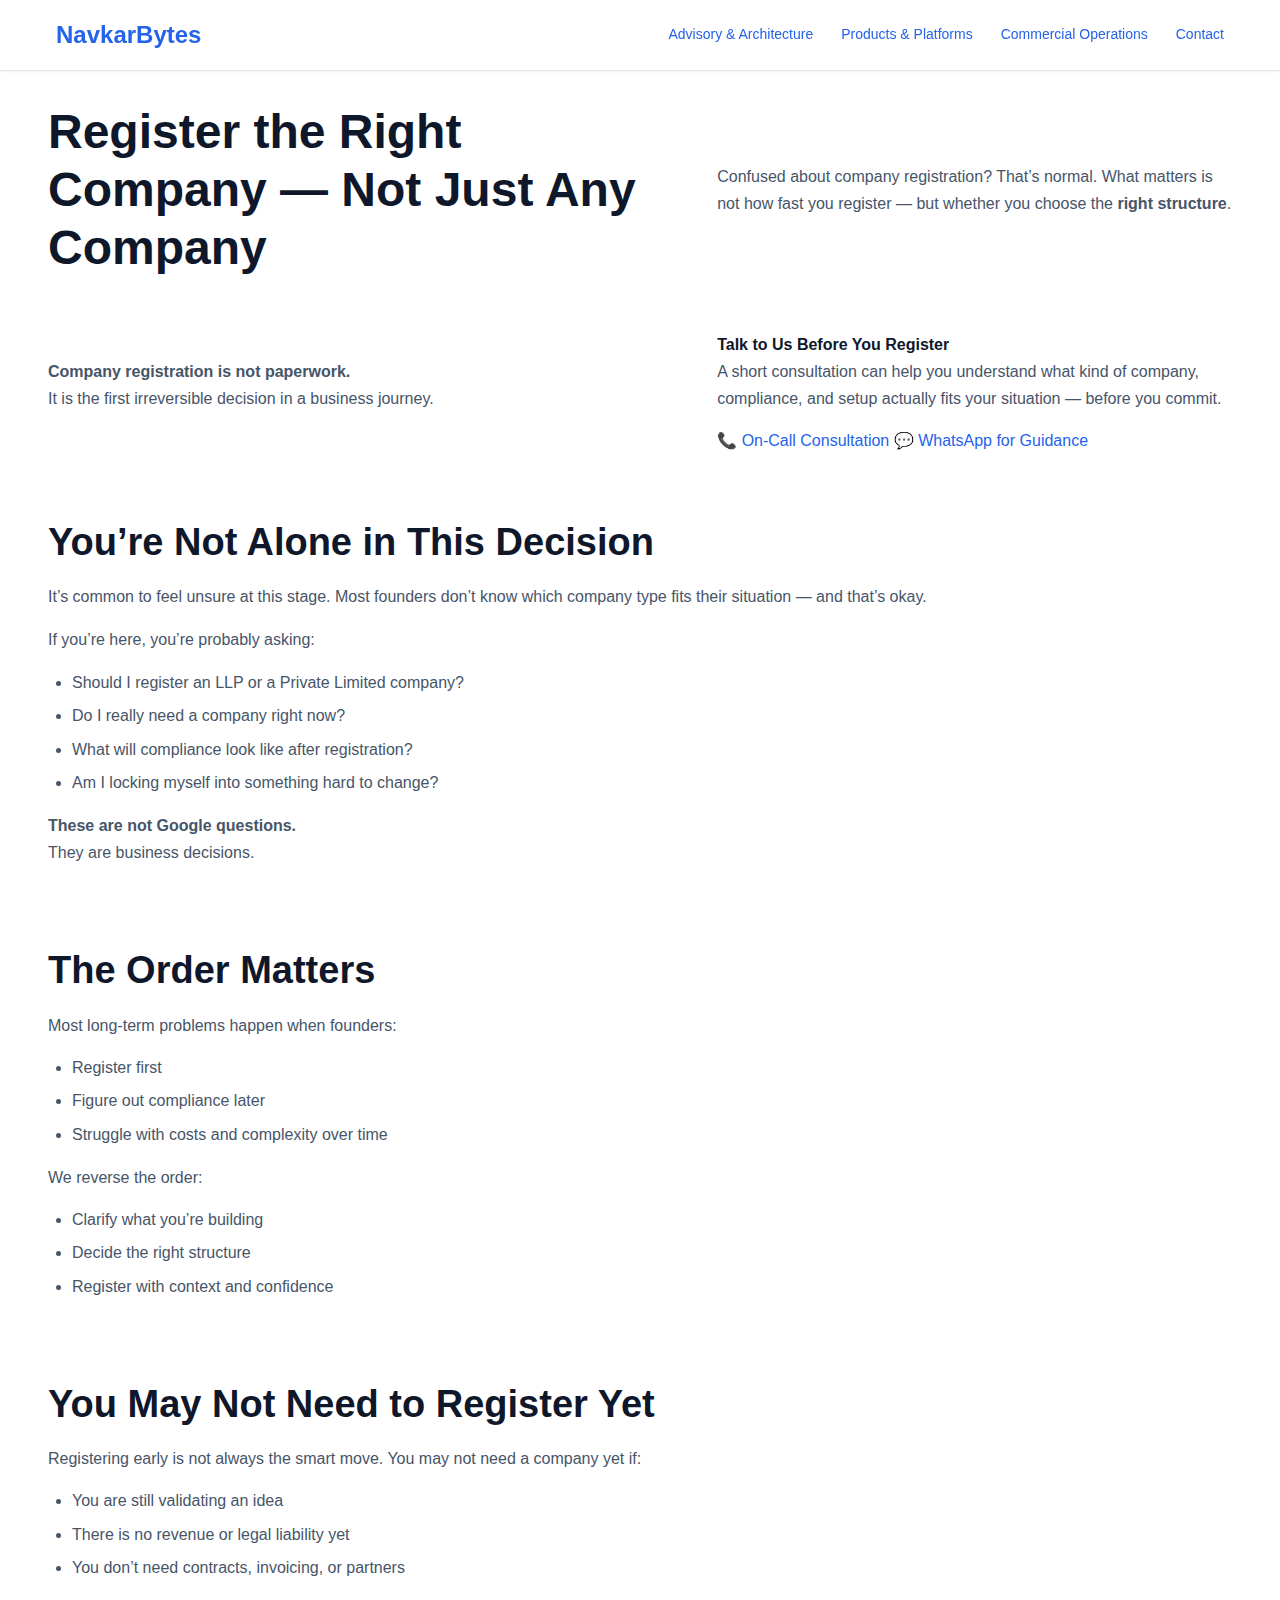
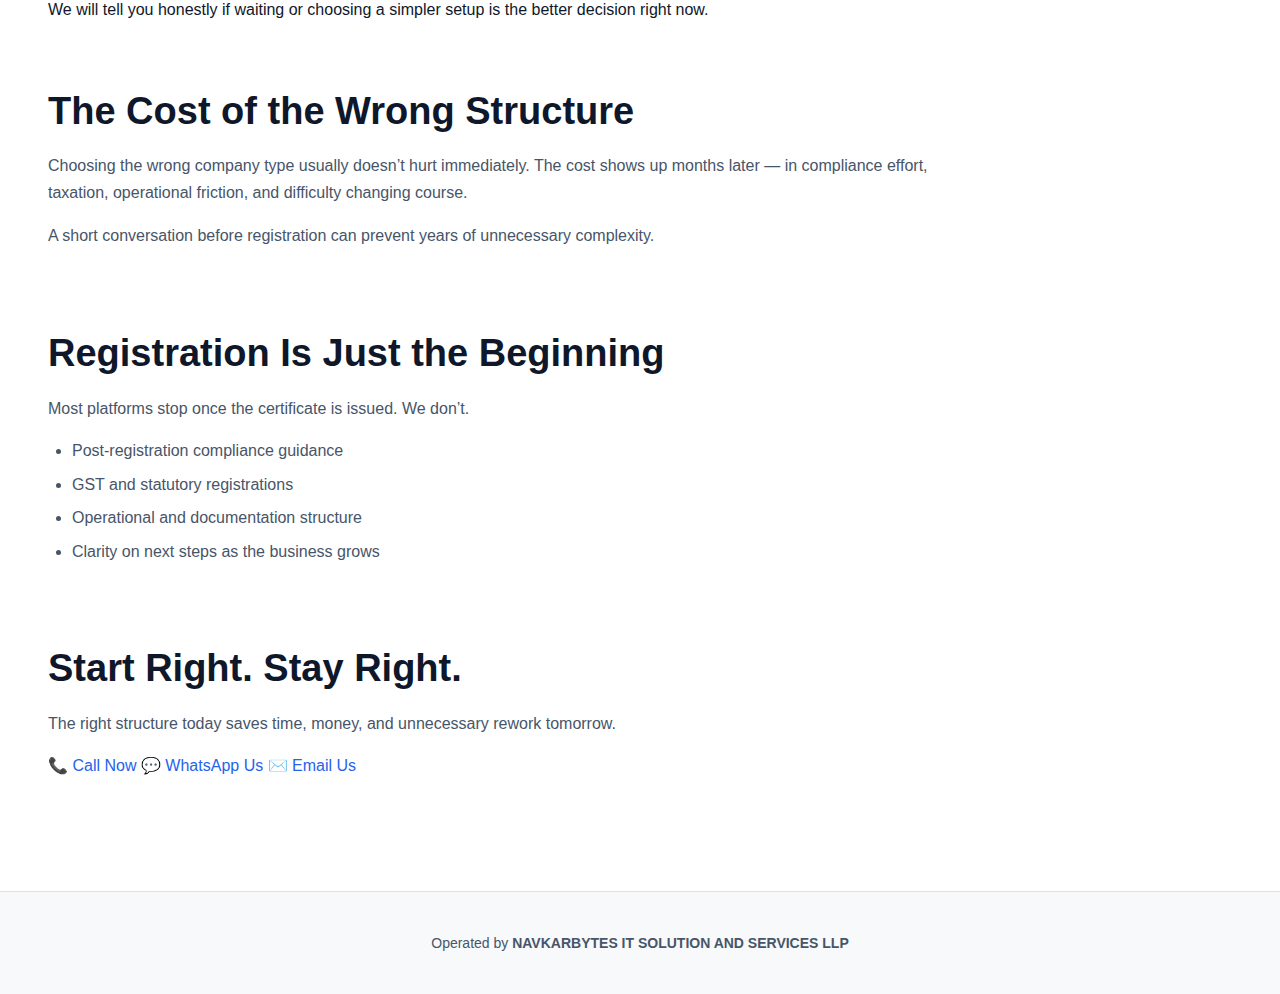
<file: navkarbytes-site/company-registration.html>
<!DOCTYPE html>
<html lang="en">
<head>
  <meta charset="UTF-8" />
  <meta name="viewport" content="width=device-width, initial-scale=1.0" />

  <title>Register the Right Company | NavkarBytes</title>
  <meta name="description" content="Confused about company registration? NavkarBytes helps you decide the right structure before you register — with guidance beyond paperwork." />
<link rel="stylesheet" href="styles.css">
</head>

<body>

<header>
  <div class="header-inner">
    <a href="index.html" class="logo">NavkarBytes</a>
    <nav>
      <a href="advisory-architecture.html">Advisory & Architecture</a>
      <a href="products-platforms.html">Products & Platforms</a>
      <a href="commercial-operations.html">Commercial Operations</a>
      <a href="contact.html">Contact</a>
    </nav>
  </div>
</header>

<!-- HERO -->
<section>
  <div class="hero">
    <h1>Register the Right Company — Not Just Any Company</h1>

    <p>
      Confused about company registration? That’s normal.
      What matters is not how fast you register —
      but whether you choose the <strong>right structure</strong>.
    </p>

    <p>
      <strong>Company registration is not paperwork.</strong><br>
      It is the first irreversible decision in a business journey.
    </p>

    <div class="cta-box">
      <strong>Talk to Us Before You Register</strong>
      <p>
        A short consultation can help you understand what kind of company,
        compliance, and setup actually fits your situation —
        before you commit.
      </p>

      <a href="tel:+918485024064">📞 On-Call Consultation</a>
      <a href="https://wa.me/918485024064?text=Hi%2C%20I%20need%20guidance%20before%20registering%20a%20company."
         target="_blank">
        💬 WhatsApp for Guidance
      </a>
    </div>
  </div>
</section>

<!-- WHY YOU ARE HERE -->
<section>
  <h2>You’re Not Alone in This Decision</h2>

  <p>
    It’s common to feel unsure at this stage.
    Most founders don’t know which company type fits their situation —
    and that’s okay.
  </p>

  <p>
    If you’re here, you’re probably asking:
  </p>

  <ul>
    <li>Should I register an LLP or a Private Limited company?</li>
    <li>Do I really need a company right now?</li>
    <li>What will compliance look like after registration?</li>
    <li>Am I locking myself into something hard to change?</li>
  </ul>

  <p>
    <strong>These are not Google questions.</strong><br>
    They are business decisions.
  </p>
</section>

<!-- DECISION ORDER -->
<section>
  <h2>The Order Matters</h2>

  <div class="decision-box">
    <p>
      Most long-term problems happen when founders:
    </p>
    <ul>
      <li>Register first</li>
      <li>Figure out compliance later</li>
      <li>Struggle with costs and complexity over time</li>
    </ul>

    <p>
      We reverse the order:
    </p>
    <ul>
      <li>Clarify what you’re building</li>
      <li>Decide the right structure</li>
      <li>Register with context and confidence</li>
    </ul>
  </div>
</section>

<!-- WHEN NOT TO REGISTER -->
<section>
  <h2>You May Not Need to Register Yet</h2>

  <p>
    Registering early is not always the smart move.
    You may not need a company yet if:
  </p>

  <ul>
    <li>You are still validating an idea</li>
    <li>There is no revenue or legal liability yet</li>
    <li>You don’t need contracts, invoicing, or partners</li>
  </ul>

  <div class="callout">
    We will tell you honestly if waiting or choosing a simpler setup
    is the better decision right now.
  </div>
</section>

<!-- CONSEQUENCES -->
<section>
  <h2>The Cost of the Wrong Structure</h2>

  <p>
    Choosing the wrong company type usually doesn’t hurt immediately.
    The cost shows up months later —
    in compliance effort, taxation, operational friction,
    and difficulty changing course.
  </p>

  <p>
    A short conversation before registration
    can prevent years of unnecessary complexity.
  </p>
</section>

<!-- AFTER REGISTRATION -->
<section>
  <h2>Registration Is Just the Beginning</h2>

  <p>
    Most platforms stop once the certificate is issued.
    We don’t.
  </p>

  <ul>
    <li>Post-registration compliance guidance</li>
    <li>GST and statutory registrations</li>
    <li>Operational and documentation structure</li>
    <li>Clarity on next steps as the business grows</li>
  </ul>
</section>

<!-- FINAL CTA -->
<section>
  <div class="final-cta">
    <h2>Start Right. Stay Right.</h2>
    <p>
      The right structure today saves time, money,
      and unnecessary rework tomorrow.
    </p>

    <a href="tel:+918485024064">📞 Call Now</a>
    <a href="https://wa.me/918485024064" target="_blank">💬 WhatsApp Us</a>
    <a href="mailto:navkarbytes@gmail.com">✉️ Email Us</a>
  </div>
</section>

<footer>
  Operated by <strong>NAVKARBYTES IT SOLUTION AND SERVICES LLP</strong>
</footer>

</body>
</html>
</file>
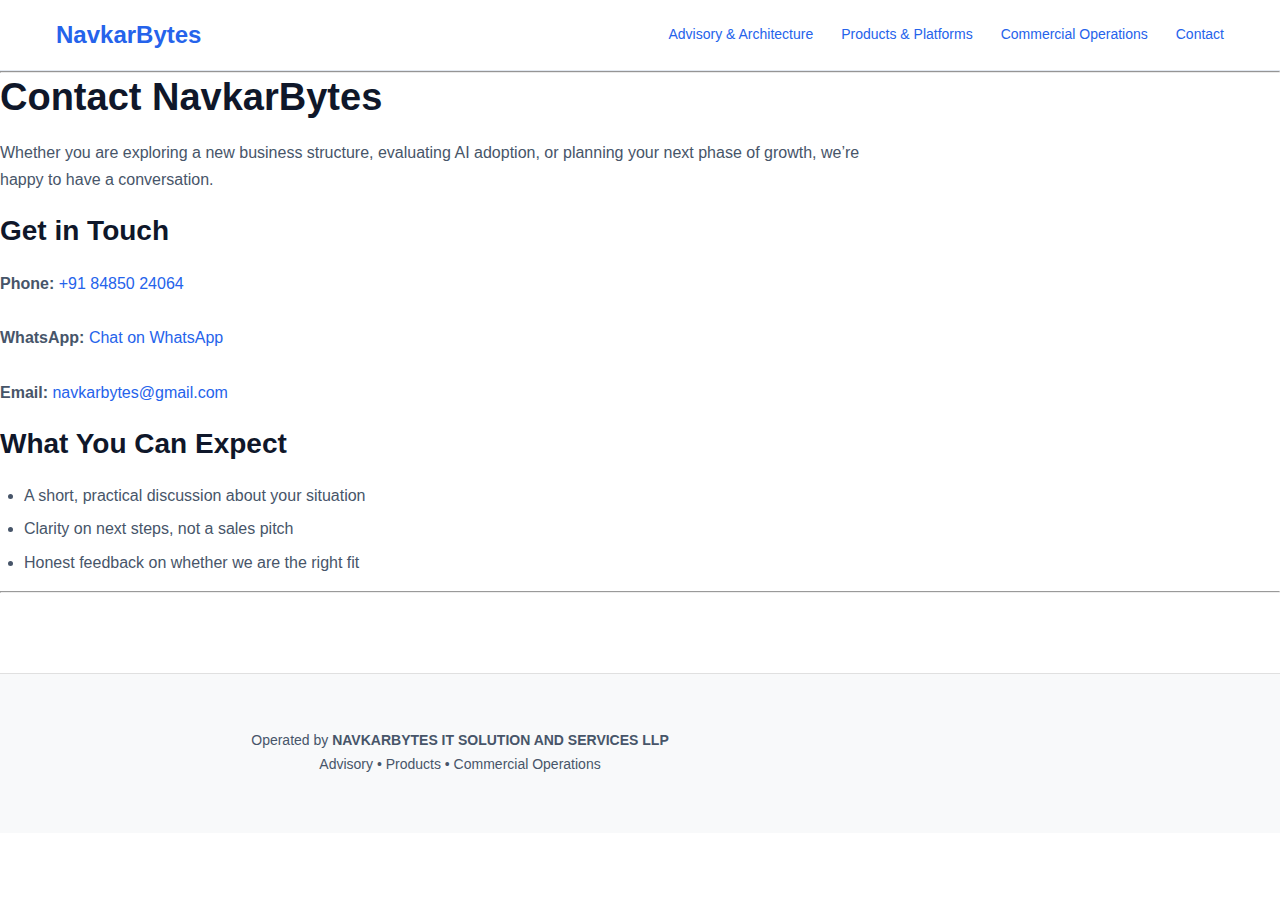
<file: navkarbytes-site/contact.html>
<!DOCTYPE html>
<html lang="en">
<head>
  <meta charset="UTF-8">
  <title>Contact | NavkarBytes</title>
  <meta name="viewport" content="width=device-width, initial-scale=1.0">
<link rel="stylesheet" href="styles.css">
</head>

<body>

<!-- HEADER / NAVIGATION (COPY FROM INDEX.HTML STYLE) -->
<header>
  <div class="header-inner">
    <a href="index.html" class="logo">NavkarBytes</a>
    <nav>
      <a href="advisory-architecture.html">Advisory & Architecture</a>
      <a href="products-platforms.html">Products & Platforms</a>
      <a href="commercial-operations.html">Commercial Operations</a>
      <a href="contact.html">Contact</a>
    </nav>
  </div>
</header>

<hr>

<!-- PAGE CONTENT -->
<h2>Contact NavkarBytes</h2>

<p>
  Whether you are exploring a new business structure,  
  evaluating AI adoption, or planning your next phase of growth,  
  we’re happy to have a conversation.
</p>

<h3>Get in Touch</h3>

<p>
  <strong>Phone:</strong> <a href="tel:+918485024064">+91 84850 24064</a><br><br>

  <strong>WhatsApp:</strong>
  <a href="https://wa.me/918485024064" target="_blank">
    Chat on WhatsApp
  </a><br><br>

  <strong>Email:</strong>
  <a href="mailto:navkarbytes@gmail.com">
    navkarbytes@gmail.com
  </a>
</p>

<h3>What You Can Expect</h3>

<ul>
  <li>A short, practical discussion about your situation</li>
  <li>Clarity on next steps, not a sales pitch</li>
  <li>Honest feedback on whether we are the right fit</li>
</ul>

<hr>

<footer>
  <p>
    Operated by <strong>NAVKARBYTES IT SOLUTION AND SERVICES LLP</strong><br>
    Advisory • Products • Commercial Operations
  </p>
</footer>

</body>
</html>
</file>
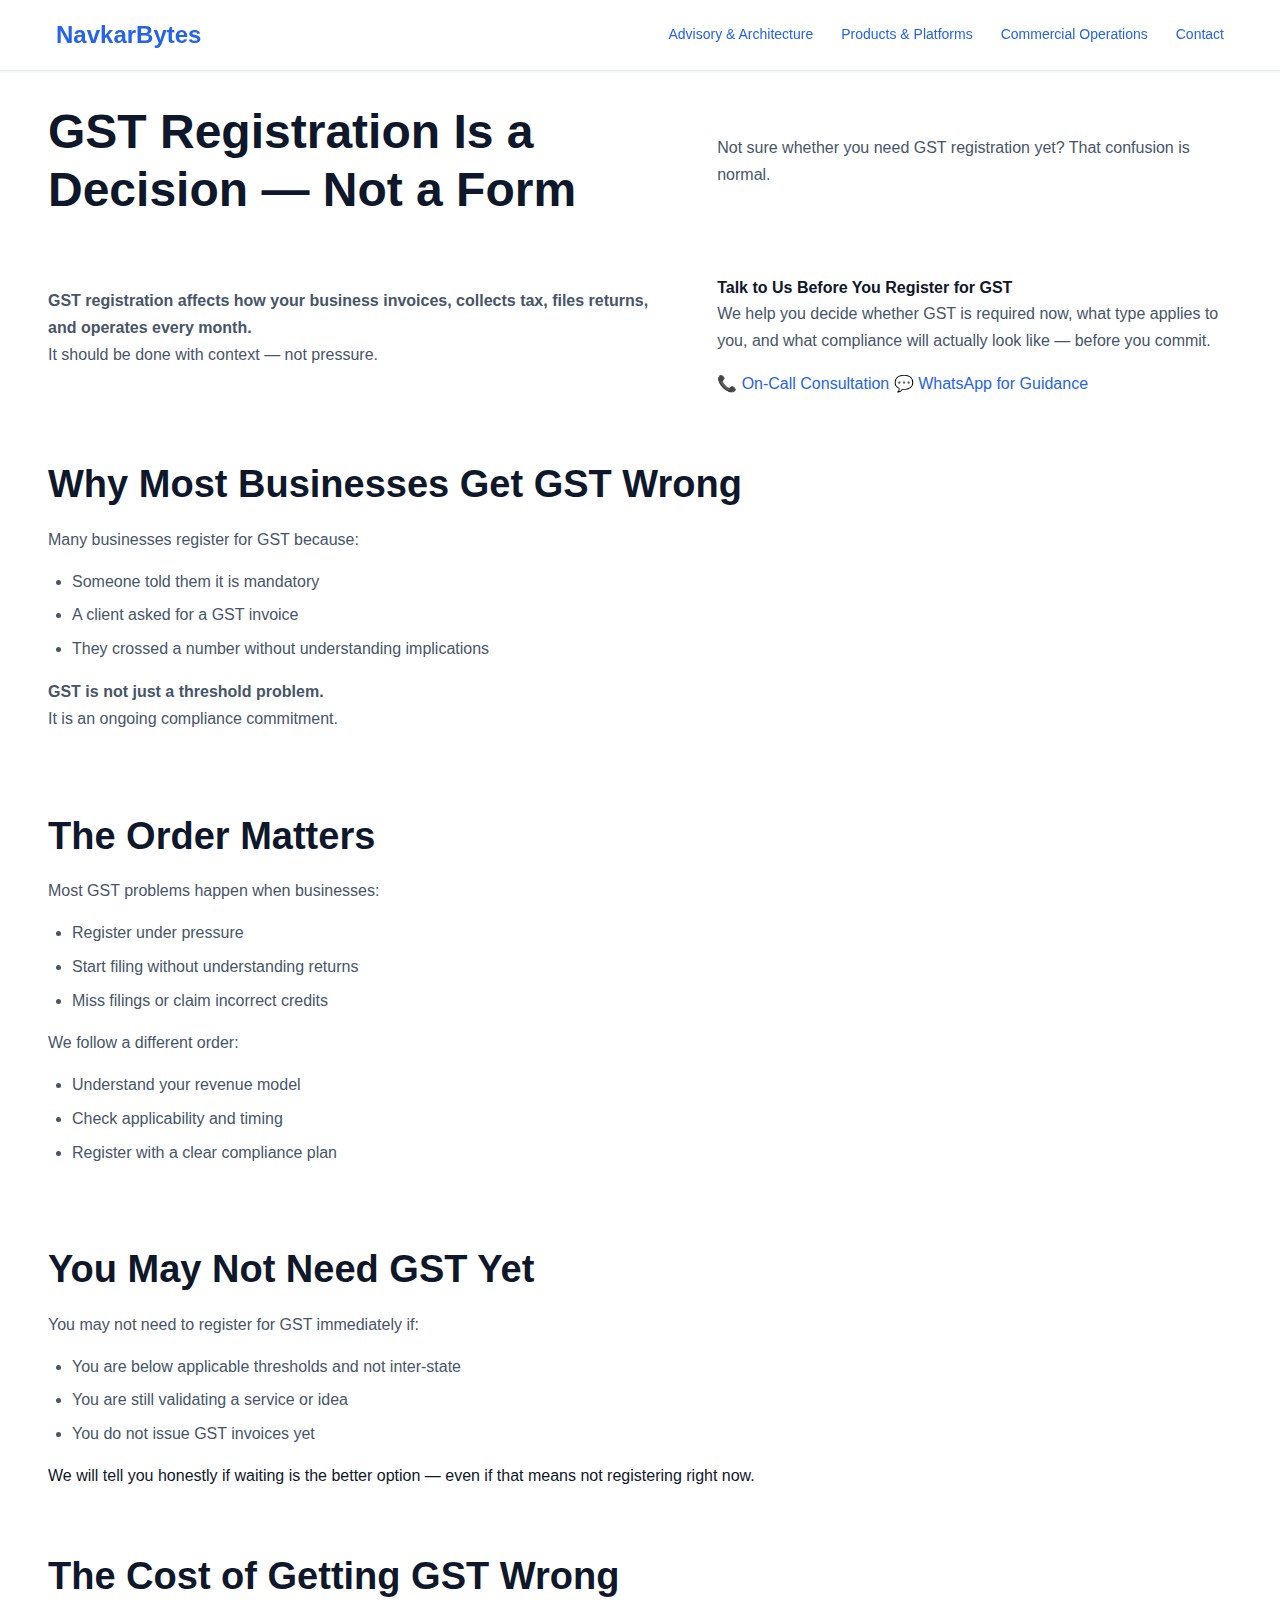
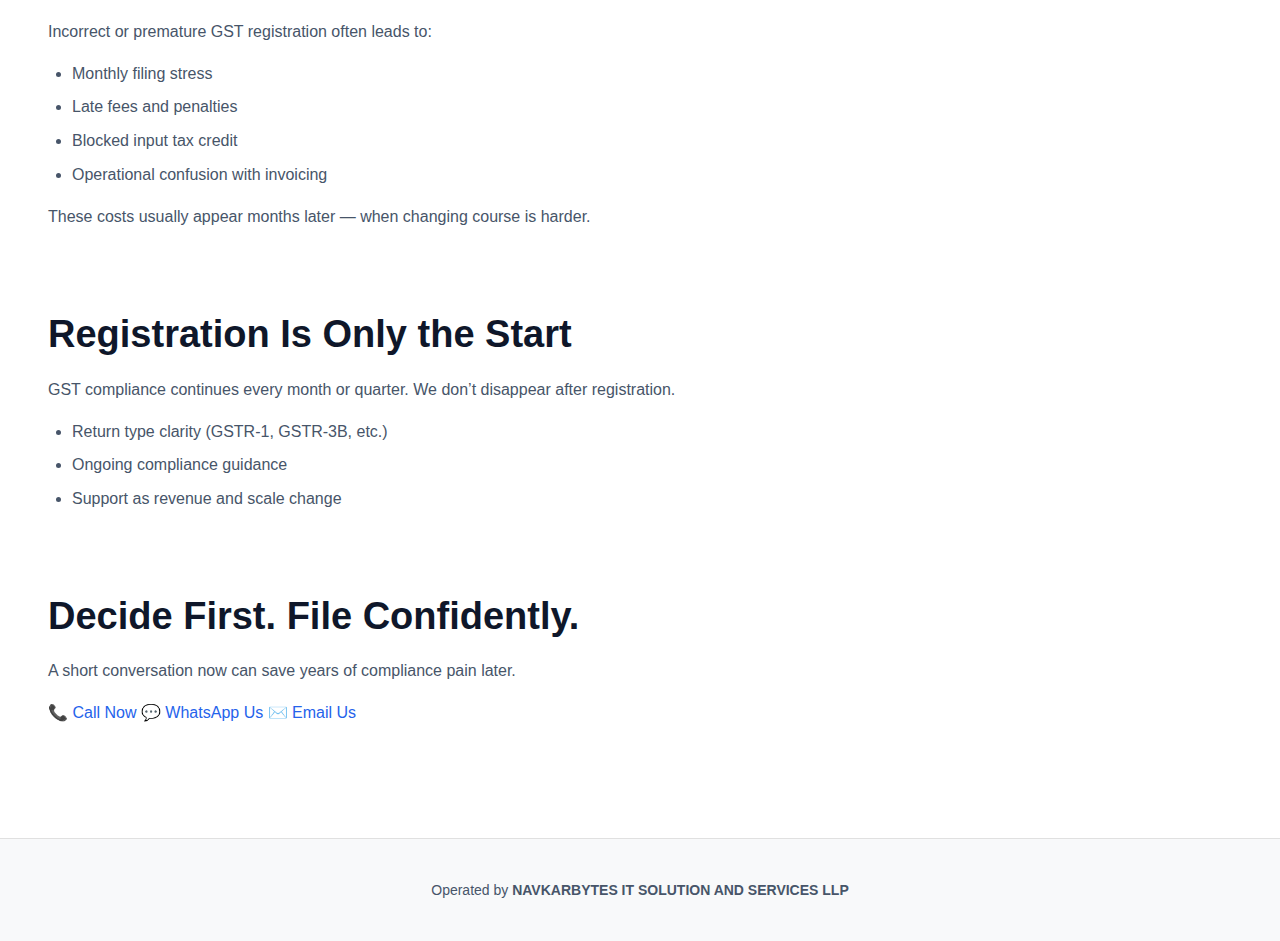
<file: navkarbytes-site/gst-registration.html>
<!DOCTYPE html>
<html lang="en">
<head>
  <meta charset="UTF-8" />
  <meta name="viewport" content="width=device-width, initial-scale=1.0" />

  <title>GST Registration — Decide Before You File | NavkarBytes</title>
  <meta name="description" content="Not sure if you need GST registration yet? Get clarity on applicability, timing, and ongoing compliance before you register." />
<link rel="stylesheet" href="styles.css">
</head>

<body>

<header>
  <div class="header-inner">
    <a href="index.html" class="logo">NavkarBytes</a>
    <nav>
      <a href="advisory-architecture.html">Advisory & Architecture</a>
      <a href="products-platforms.html">Products & Platforms</a>
      <a href="commercial-operations.html">Commercial Operations</a>
      <a href="contact.html">Contact</a>
    </nav>
  </div>
</header>

<!-- HERO -->
<section>
  <div class="hero">
    <h1>GST Registration Is a Decision — Not a Form</h1>

    <p>
      Not sure whether you need GST registration yet?
      That confusion is normal.
    </p>

    <p>
      <strong>GST registration affects how your business invoices,
      collects tax, files returns, and operates every month.</strong><br>
      It should be done with context — not pressure.
    </p>

    <div class="cta-box">
      <strong>Talk to Us Before You Register for GST</strong>
      <p>
        We help you decide whether GST is required now,
        what type applies to you,
        and what compliance will actually look like —
        before you commit.
      </p>

      <a href="tel:+918485024064">📞 On-Call Consultation</a>
      <a href="https://wa.me/918485024064?text=Hi%2C%20I%20need%20guidance%20on%20whether%20I%20need%20GST%20registration."
         target="_blank">
        💬 WhatsApp for Guidance
      </a>
    </div>
  </div>
</section>

<!-- WHY YOU ARE HERE -->
<section>
  <h2>Why Most Businesses Get GST Wrong</h2>

  <p>
    Many businesses register for GST because:
  </p>

  <ul>
    <li>Someone told them it is mandatory</li>
    <li>A client asked for a GST invoice</li>
    <li>They crossed a number without understanding implications</li>
  </ul>

  <p>
    <strong>GST is not just a threshold problem.</strong><br>
    It is an ongoing compliance commitment.
  </p>
</section>

<!-- DECISION ORDER -->
<section>
  <h2>The Order Matters</h2>

  <div class="decision-box">
    <p>
      Most GST problems happen when businesses:
    </p>
    <ul>
      <li>Register under pressure</li>
      <li>Start filing without understanding returns</li>
      <li>Miss filings or claim incorrect credits</li>
    </ul>

    <p>
      We follow a different order:
    </p>
    <ul>
      <li>Understand your revenue model</li>
      <li>Check applicability and timing</li>
      <li>Register with a clear compliance plan</li>
    </ul>
  </div>
</section>

<!-- WHEN NOT TO REGISTER -->
<section>
  <h2>You May Not Need GST Yet</h2>

  <p>
    You may not need to register for GST immediately if:
  </p>

  <ul>
    <li>You are below applicable thresholds and not inter-state</li>
    <li>You are still validating a service or idea</li>
    <li>You do not issue GST invoices yet</li>
  </ul>

  <div class="callout">
    We will tell you honestly if waiting is the better option —
    even if that means not registering right now.
  </div>
</section>

<!-- CONSEQUENCES -->
<section>
  <h2>The Cost of Getting GST Wrong</h2>

  <p>
    Incorrect or premature GST registration often leads to:
  </p>

  <ul>
    <li>Monthly filing stress</li>
    <li>Late fees and penalties</li>
    <li>Blocked input tax credit</li>
    <li>Operational confusion with invoicing</li>
  </ul>

  <p>
    These costs usually appear months later —
    when changing course is harder.
  </p>
</section>

<!-- AFTER REGISTRATION -->
<section>
  <h2>Registration Is Only the Start</h2>

  <p>
    GST compliance continues every month or quarter.
    We don’t disappear after registration.
  </p>

  <ul>
    <li>Return type clarity (GSTR-1, GSTR-3B, etc.)</li>
    <li>Ongoing compliance guidance</li>
    <li>Support as revenue and scale change</li>
  </ul>
</section>

<!-- FINAL CTA -->
<section>
  <div class="final-cta">
    <h2>Decide First. File Confidently.</h2>
    <p>
      A short conversation now can save years of compliance pain later.
    </p>

    <a href="tel:+918485024064">📞 Call Now</a>
    <a href="https://wa.me/918485024064" target="_blank">💬 WhatsApp Us</a>
    <a href="mailto:navkarbytes@gmail.com">✉️ Email Us</a>
  </div>
</section>

<footer>
  Operated by <strong>NAVKARBYTES IT SOLUTION AND SERVICES LLP</strong>
</footer>

</body>
</html>
</file>
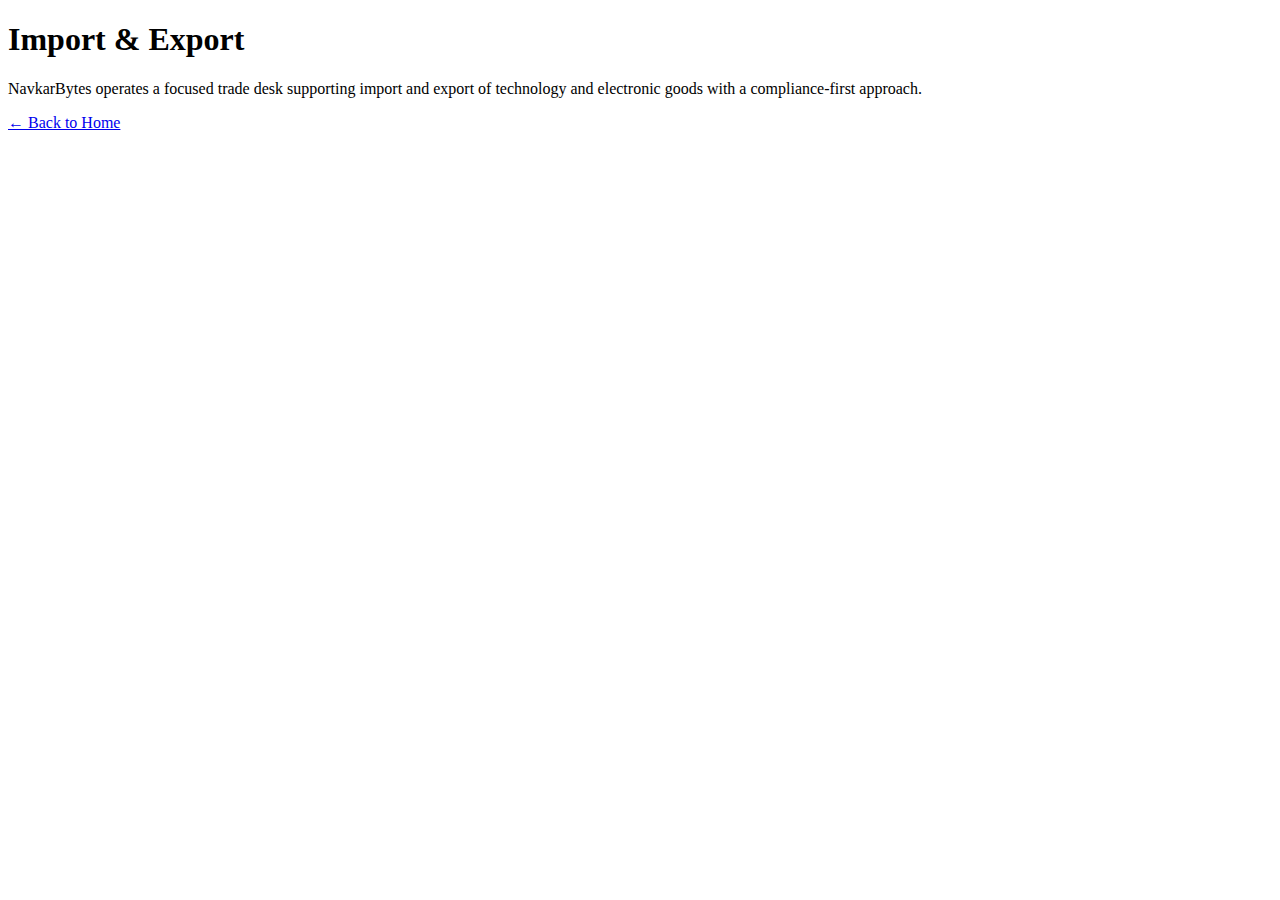
<file: navkarbytes-site/Import-Export.html>
<!DOCTYPE html>
<html>
<head>
  <title>Import & Export | NavkarBytes</title>
</head>
<body>
  <h1>Import & Export</h1>
  <p>
    NavkarBytes operates a focused trade desk supporting import and export of
    technology and electronic goods with a compliance-first approach.
  </p>
  <a href="index.html">← Back to Home</a>
</body>
</html>
</file>
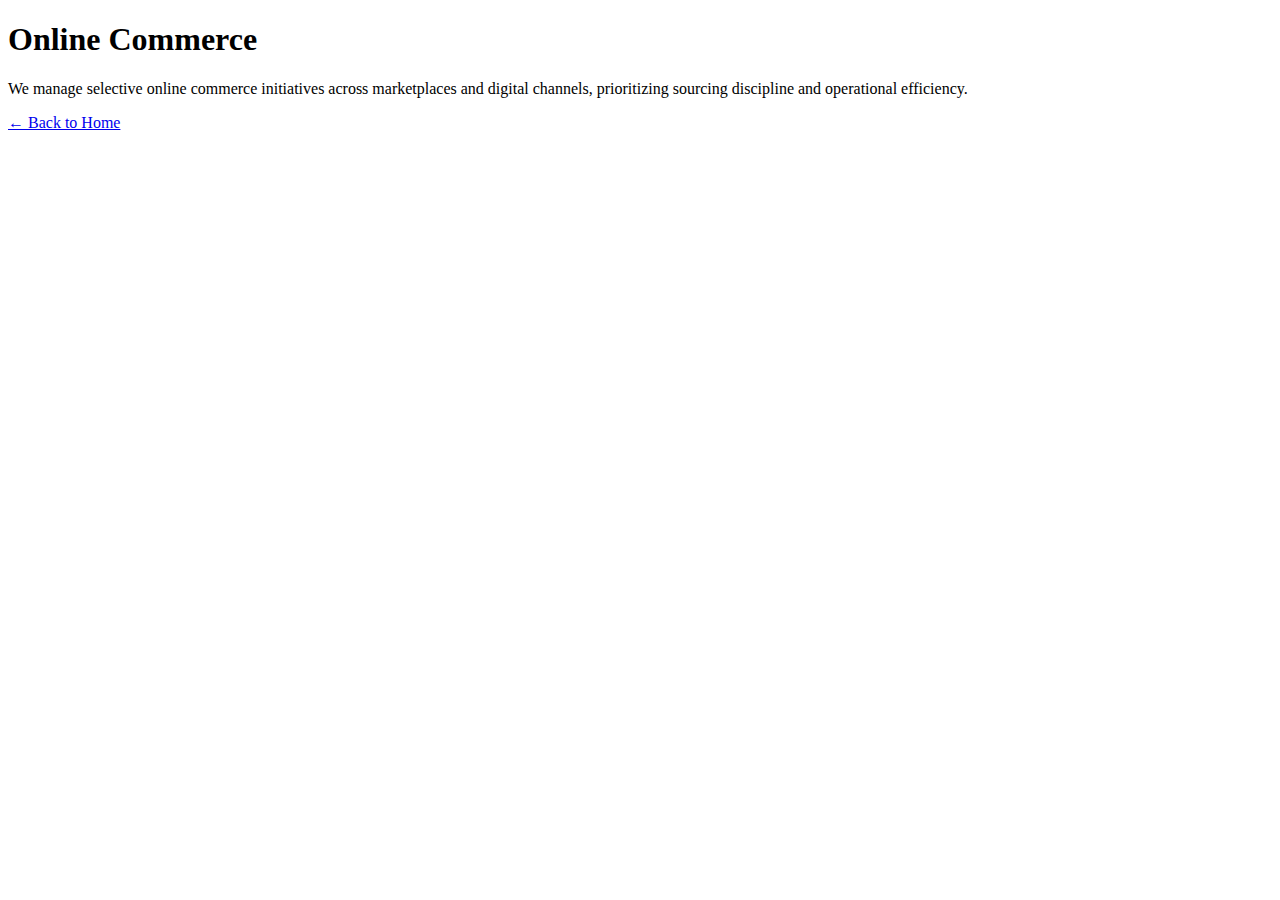
<file: navkarbytes-site/online-Commerce.html>
<!DOCTYPE html>
<html>
<head>
  <title>Online Commerce | NavkarBytes</title>
</head>
<body>
  <h1>Online Commerce</h1>
  <p>
    We manage selective online commerce initiatives across marketplaces and digital
    channels, prioritizing sourcing discipline and operational efficiency.
  </p>
  <a href="index.html">← Back to Home</a>
</body>
</html>
</file>
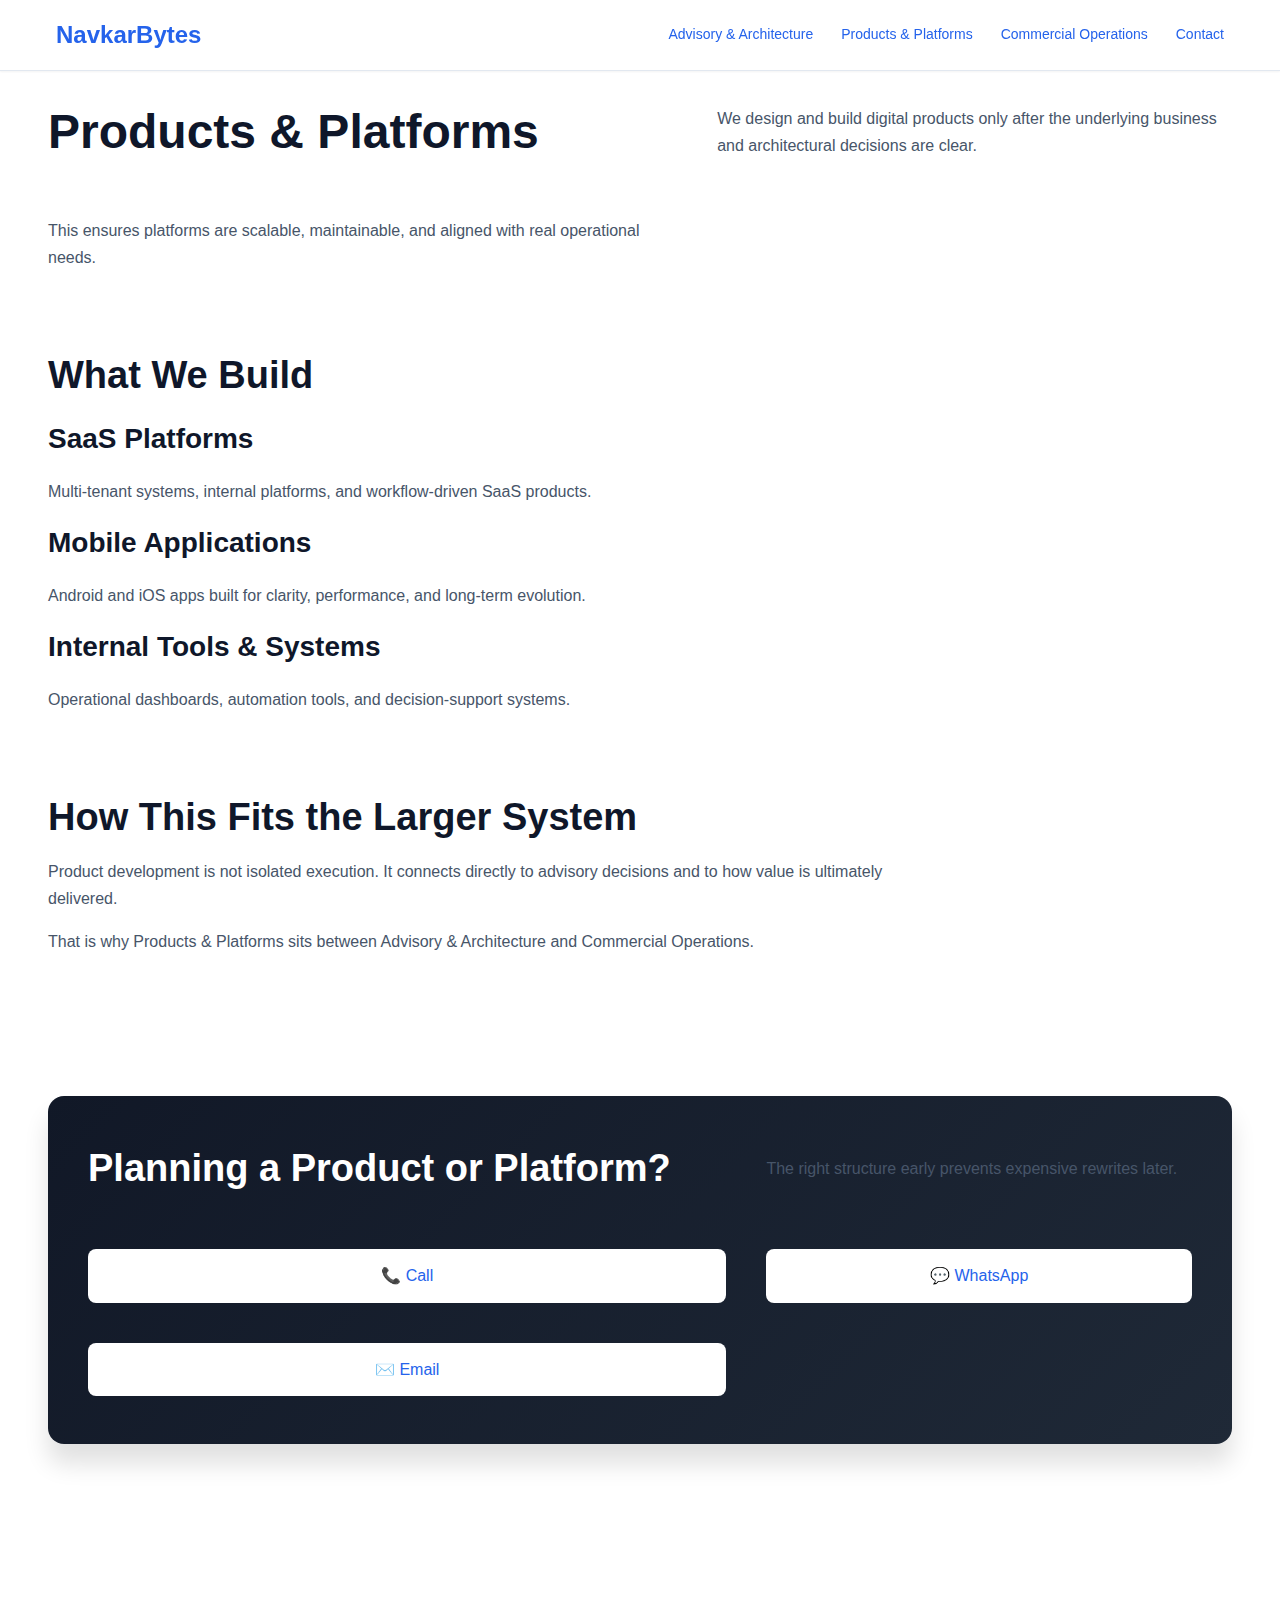
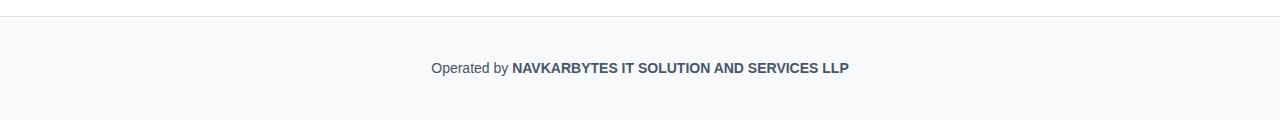
<file: navkarbytes-site/products-platforms.html>
<!DOCTYPE html>
<html lang="en">
<head>
  <meta charset="UTF-8">
  <meta name="viewport" content="width=device-width, initial-scale=1.0">

  <title>Products & Platforms | NavkarBytes</title>
  <meta name="description" content="Designing and building SaaS platforms, applications, and digital systems aligned with real business needs." />
<link rel="stylesheet" href="styles.css">
</head>
<header>
  <div class="header-inner">
    <a href="index.html" class="logo">NavkarBytes</a>
    <nav>
      <a href="advisory-architecture.html">Advisory & Architecture</a>
      <a href="products-platforms.html">Products & Platforms</a>
      <a href="commercial-operations.html">Commercial Operations</a>
      <a href="contact.html">Contact</a>
    </nav>
  </div>
</header>
<body>



<section>
  <div class="hero">
    <h1>Products & Platforms</h1>
    <p>
      We design and build digital products only after
      the underlying business and architectural decisions are clear.
    </p>
    <p>
      This ensures platforms are scalable, maintainable,
      and aligned with real operational needs.
    </p>
  </div>
</section>

<section>
  <h2>What We Build</h2>

  <div class="grid">
    <div class="card">
      <h3>SaaS Platforms</h3>
      <p>
        Multi-tenant systems, internal platforms,
        and workflow-driven SaaS products.
      </p>
    </div>

    <div class="card">
      <h3>Mobile Applications</h3>
      <p>
        Android and iOS apps built for clarity,
        performance, and long-term evolution.
      </p>
    </div>

    <div class="card">
      <h3>Internal Tools & Systems</h3>
      <p>
        Operational dashboards, automation tools,
        and decision-support systems.
      </p>
    </div>
  </div>
</section>

<section>
  <h2>How This Fits the Larger System</h2>
  <p>
    Product development is not isolated execution.
    It connects directly to advisory decisions
    and to how value is ultimately delivered.
  </p>
  <p>
    That is why Products & Platforms sits
    between Advisory & Architecture
    and Commercial Operations.
  </p>
</section>

<section>
  <div class="cta">
    <h2>Planning a Product or Platform?</h2>
    <p>
      The right structure early
      prevents expensive rewrites later.
    </p>

    <a href="tel:+918485024064">📞 Call</a>
    <a href="https://wa.me/918485024064" target="_blank">💬 WhatsApp</a>
    <a href="mailto:navkarbytes@gmail.com">✉️ Email</a>
  </div>
</section>

<footer>
  Operated by <strong>NAVKARBYTES IT SOLUTION AND SERVICES LLP</strong>
</footer>

</body>
</html>
</file>
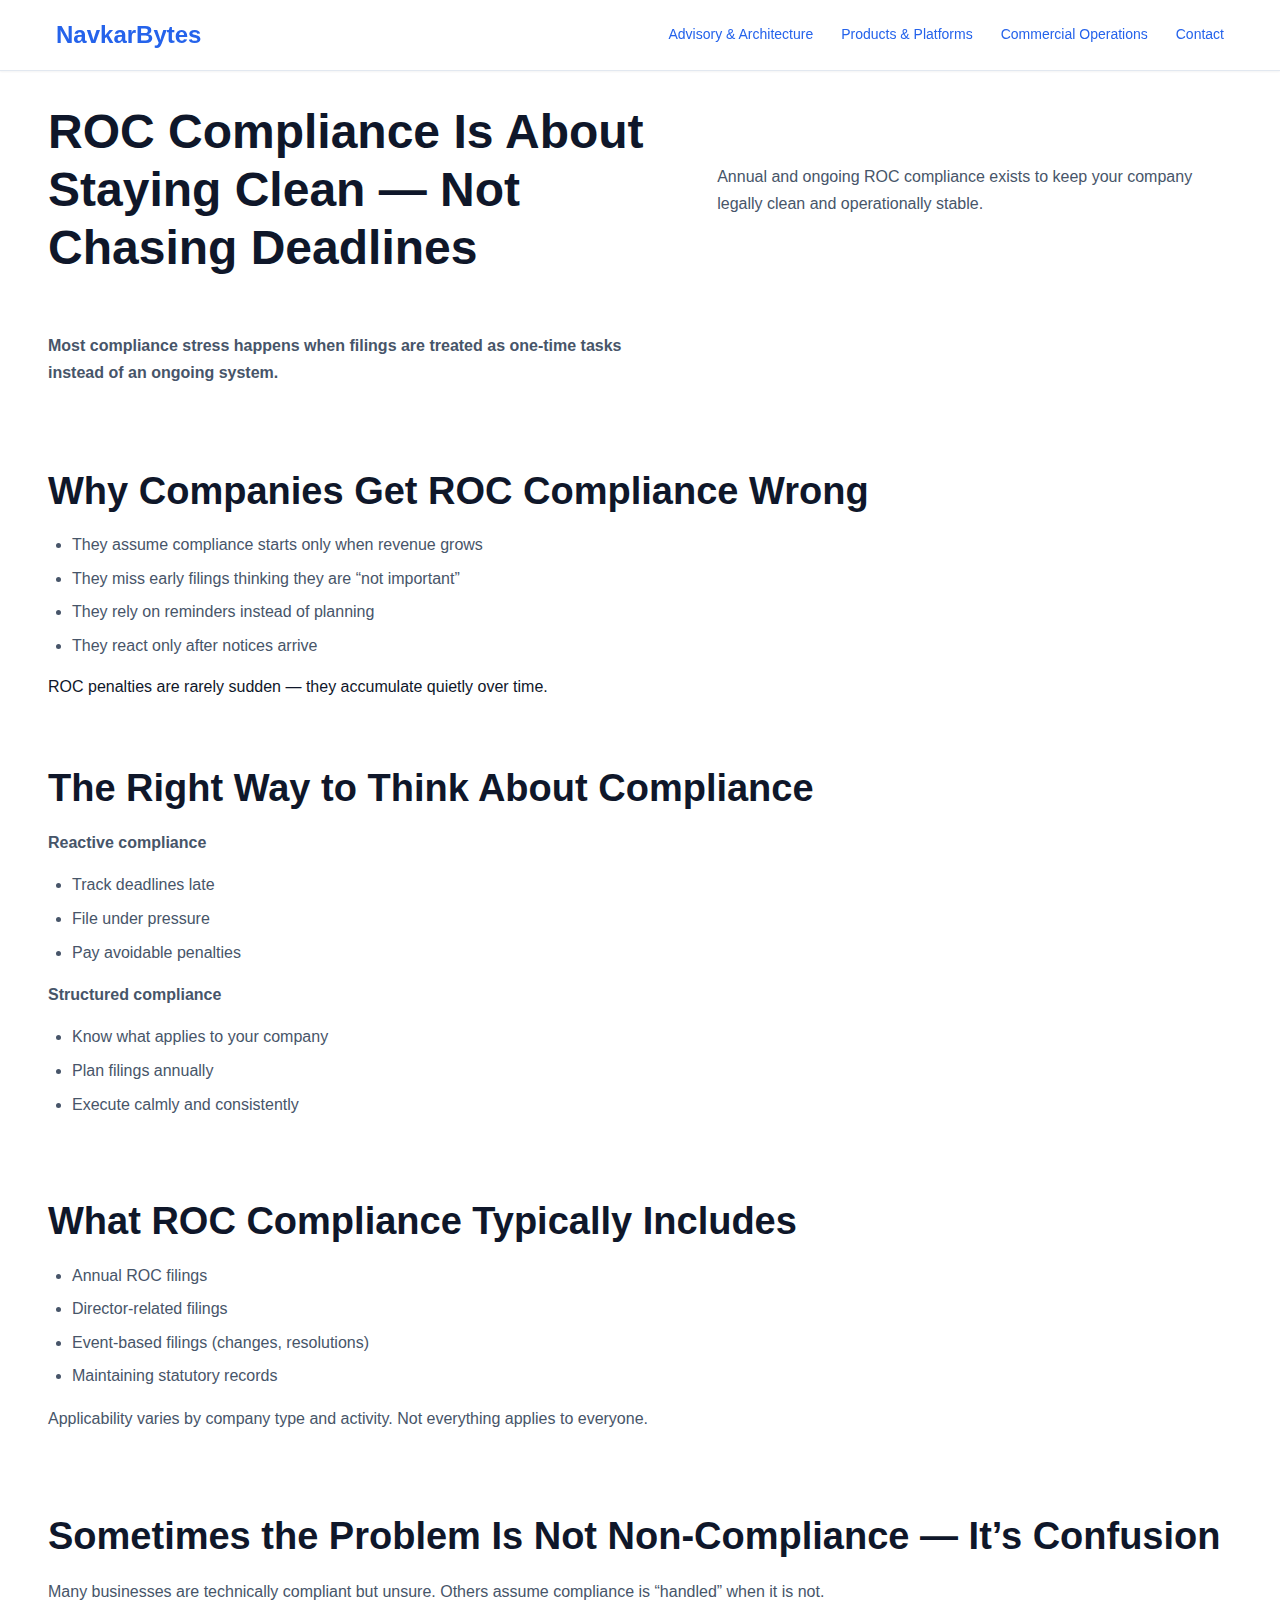
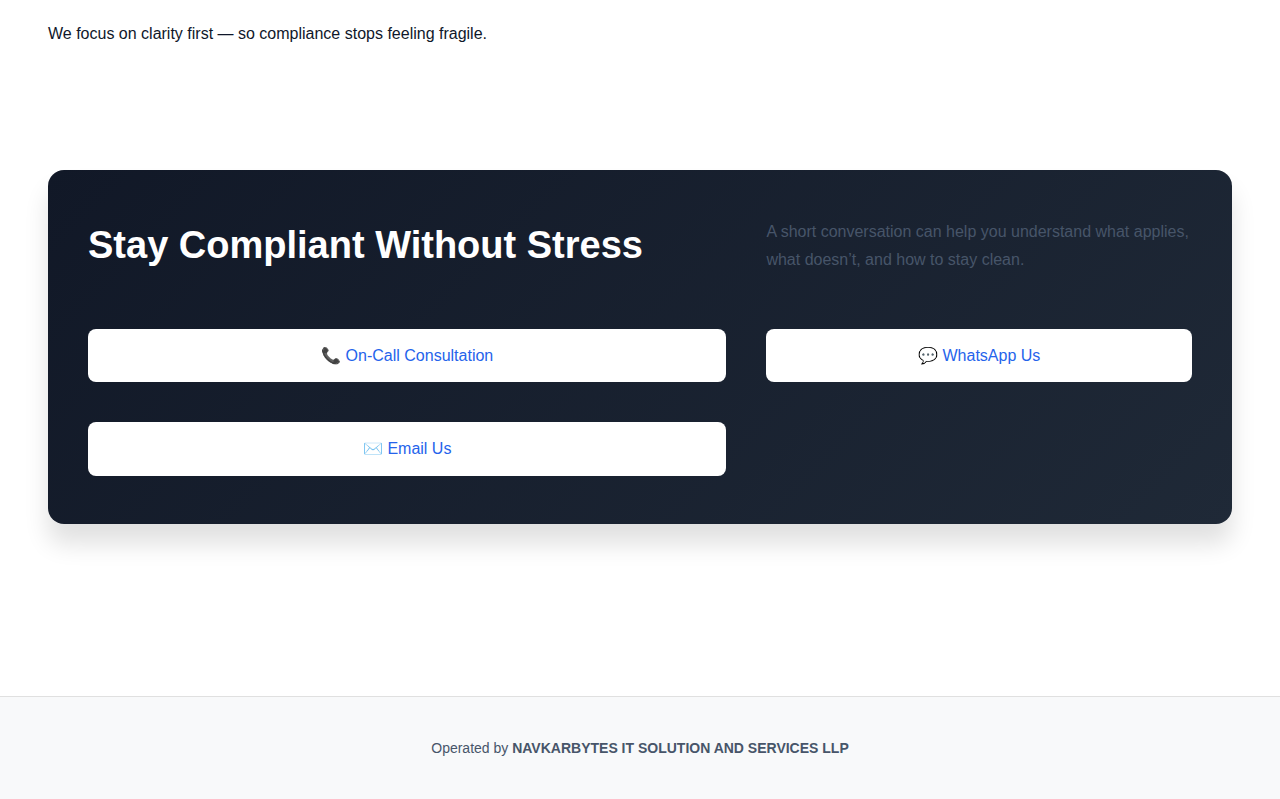
<file: navkarbytes-site/roc-compliance.html>
<!DOCTYPE html>
<html lang="en">
<head>
  <meta charset="UTF-8" />
  <meta name="viewport" content="width=device-width, initial-scale=1.0" />

  <title>ROC & Annual Compliance — Stay Clean, Stay Calm | NavkarBytes</title>
  <meta name="description" content="Understand ROC and annual compliance requirements, plan filings correctly, and stay compliant without operational stress." />
<link rel="stylesheet" href="styles.css">
</head>

<body>

<header>
  <div class="header-inner">
    <a href="index.html" class="logo">NavkarBytes</a>
    <nav>
      <a href="advisory-architecture.html">Advisory & Architecture</a>
      <a href="products-platforms.html">Products & Platforms</a>
      <a href="commercial-operations.html">Commercial Operations</a>
      <a href="contact.html">Contact</a>
    </nav>
  </div>
</header>

<section>
  <div class="hero">
    <h1>ROC Compliance Is About Staying Clean — Not Chasing Deadlines</h1>

    <p>
      Annual and ongoing ROC compliance exists to keep your company
      legally clean and operationally stable.
    </p>

    <p>
      <strong>Most compliance stress happens when filings are treated as
      one-time tasks instead of an ongoing system.</strong>
    </p>
  </div>
</section>

<section>
  <h2>Why Companies Get ROC Compliance Wrong</h2>

  <ul>
    <li>They assume compliance starts only when revenue grows</li>
    <li>They miss early filings thinking they are “not important”</li>
    <li>They rely on reminders instead of planning</li>
    <li>They react only after notices arrive</li>
  </ul>

  <div class="callout">
    ROC penalties are rarely sudden — they accumulate quietly over time.
  </div>
</section>

<section>
  <h2>The Right Way to Think About Compliance</h2>

  <div class="decision-box">
    <p><strong>Reactive compliance</strong></p>
    <ul>
      <li>Track deadlines late</li>
      <li>File under pressure</li>
      <li>Pay avoidable penalties</li>
    </ul>

    <p><strong>Structured compliance</strong></p>
    <ul>
      <li>Know what applies to your company</li>
      <li>Plan filings annually</li>
      <li>Execute calmly and consistently</li>
    </ul>
  </div>
</section>

<section>
  <h2>What ROC Compliance Typically Includes</h2>

  <ul>
    <li>Annual ROC filings</li>
    <li>Director-related filings</li>
    <li>Event-based filings (changes, resolutions)</li>
    <li>Maintaining statutory records</li>
  </ul>

  <p>
    Applicability varies by company type and activity.
    Not everything applies to everyone.
  </p>
</section>

<section>
  <h2>Sometimes the Problem Is Not Non-Compliance — It’s Confusion</h2>

  <p>
    Many businesses are technically compliant but unsure.
    Others assume compliance is “handled” when it is not.
  </p>

  <div class="callout">
    We focus on clarity first — so compliance stops feeling fragile.
  </div>
</section>

<section>
  <div class="cta">
    <h2>Stay Compliant Without Stress</h2>
    <p>
      A short conversation can help you understand
      what applies, what doesn’t, and how to stay clean.
    </p>

    <a href="tel:+918485024064">📞 On-Call Consultation</a>
    <a href="https://wa.me/918485024064" target="_blank">💬 WhatsApp Us</a>
    <a href="mailto:navkarbytes@gmail.com">✉️ Email Us</a>
  </div>
</section>

<footer>
  Operated by <strong>NAVKARBYTES IT SOLUTION AND SERVICES LLP</strong>
</footer>

</body>
</html>
</file>
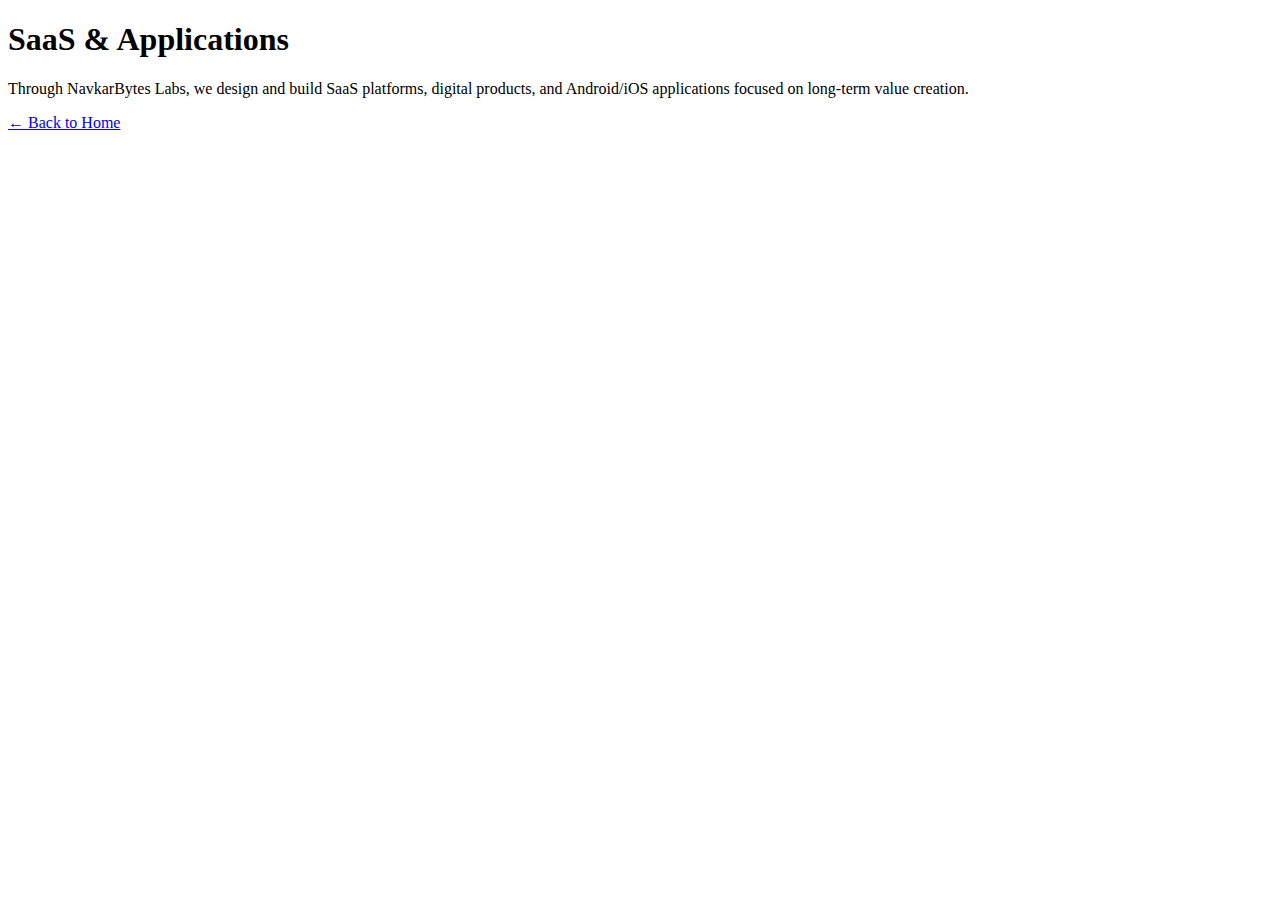
<file: navkarbytes-site/saas-Apps.html>
<!DOCTYPE html>
<html>
<head>
  <title>SaaS & Applications | NavkarBytes</title>
</head>
<body>
  <h1>SaaS & Applications</h1>
  <p>
    Through NavkarBytes Labs, we design and build SaaS platforms, digital products,
    and Android/iOS applications focused on long-term value creation.
  </p>
  <a href="index.html">← Back to Home</a>
</body>
</html>
</file>
<file: navkarbytes-site/styles.css>
/* NavkarBytes - Enhanced Stylesheet v2-improved */

body {
  margin-left: 0 !important;
  margin-right: 0 !important;
  padding-left: 0 !important;
  padding-right: 0 !important;
}

main {
  margin-left: 0 !important;
  margin-right: 0 !important;
  padding-left: 0 !important;
  padding-right: 0 !important;
}


section {
  max-width: 1200px !important;
  margin: 0 auto !important;
padding: 32px 8px !important;}

header {
  background: white !important;
  border-bottom: 1px solid var(--border) !important;
  position: sticky !important;
  top: 0 !important;
  z-index: 1000 !important;
  box-shadow: var(--shadow-sm) !important;
}

body {
  font-family: -apple-system, BlinkMacSystemFont, "Segoe UI", Roboto, sans-serif !important;
  color: var(--text-dark) !important;
  background: var(--bg-white) !important;
  line-height: 1.6 !important;
}

h1, h2, h3, h4, h5, h6 {
  margin-bottom: 16px !important;
}

p {
  max-width: 880px !important;
  margin-bottom: 16px !important;
  color: var(--text-gray) !important;
  line-height: 1.7 !important;
}

a {
  color: var(--primary) !important;
  text-decoration: none !important;
}

a:hover {
  color: var(--primary-dark) !important;
}


:root {
  --primary: #2563eb;
  --primary-dark: #1d4ed8;
  --primary-light: #3b82f6;
  --primary-lighter: #dbeafe;
  --accent: #f59e0b;
  --accent-dark: #d97706;
  --success: #10b981;
  --success-light: #d1fae5;
  --warning: #f59e0b;
  --error: #ef4444;
  --error-light: #fee2e2;
  --text-dark: #0f172a;
  --text-gray: #475569;
  --text-light: #94a3b8;
  --text-muted: #cbd5e1;
  --bg-white: #ffffff;
  --bg-light: #f8fafc;
  --bg-lighter: #f1f5f9;
  --border: #e2e8f0;
  --shadow-sm: 0 1px 2px rgba(0, 0, 0, 0.05);
  --shadow-md: 0 4px 6px rgba(0, 0, 0, 0.07);
  --shadow-lg: 0 10px 15px rgba(0, 0, 0, 0.1);
  --shadow-xl: 0 20px 25px rgba(0, 0, 0, 0.12);
}

* {
  margin: 0;
  padding: 0;
  box-sizing: border-box;
}

html {
  scroll-behavior: smooth;
  font-size: 16px;
  -webkit-font-smoothing: antialiased;
  -moz-osx-font-smoothing: grayscale;
}

body {
  font-family: -apple-system, BlinkMacSystemFont, "Segoe UI", Roboto, sans-serif;
  color: var(--text-dark);
  background: var(--bg-white);
  line-height: 1.6;
}

h1 { font-size: clamp(28px, 6vw, 48px); font-weight: 700; line-height: 1.2; margin-bottom: 24px; color: var(--text-dark); }
h2 { font-size: clamp(22px, 5vw, 38px); font-weight: 700; line-height: 1.3; margin-bottom: 18px; }
h3 { font-size: clamp(18px, 4vw, 28px); font-weight: 600; margin-bottom: 16px; }
h4 { font-size: 18px; font-weight: 600; margin-bottom: 12px; }
p { max-width: 880px; margin-bottom: 16px; color: var(--text-gray); line-height: 1.7; }
a { color: var(--primary); text-decoration: none; transition: all 0.3s ease; }
a:hover { color: var(--primary-dark); }

ul, ol { margin-bottom: 16px; margin-left: 24px; }
li { margin-bottom: 8px; color: var(--text-gray); }

table { width: 100%; border-collapse: collapse; margin-bottom: 24px; font-size: 14px; }
thead { background: var(--bg-lighter); border-bottom: 2px solid var(--border); }
th { padding: 12px 16px; text-align: left; font-weight: 600; }
td { padding: 12px 16px; border-bottom: 1px solid var(--border); }
tbody tr:hover { background: var(--bg-light); }

code { background: var(--bg-lighter); padding: 2px 6px; border-radius: 4px; font-family: monospace; font-size: 13px; color: #d64545; }
pre { background: var(--bg-lighter); padding: 16px; border-radius: 8px; overflow-x: auto; margin-bottom: 24px; border-left: 4px solid var(--primary); }
pre code { background: none; padding: 0; color: var(--text-dark); }

header { background: white; border-bottom: 1px solid var(--border); position: sticky; top: 0; z-index: 1000; box-shadow: var(--shadow-sm); }
.header-inner { max-width: 1200px; margin: 0 auto; padding: 16px; display: flex; justify-content: space-between; align-items: center; }
.logo { font-size: 24px; font-weight: 700; color: var(--text-dark); transition: all 0.3s ease; }
.logo:hover { color: var(--primary); }

nav { display: flex; gap: 28px; align-items: center; }
nav a { color: var(--text-gray); font-size: 14px; font-weight: 500; padding: 6px 0; border-bottom: 2px solid transparent; transition: all 0.3s ease; }
nav a:hover { color: var(--primary); border-bottom-color: var(--primary); }

.mobile-menu-toggle { display: none; flex-direction: column; background: none; border: none; cursor: pointer; gap: 5px; padding: 8px; }
.mobile-menu-toggle span { width: 24px; height: 3px; background: var(--text-dark); border-radius: 2px; transition: all 0.3s ease; }
.mobile-menu-toggle.active span:nth-child(1) { transform: rotate(45deg) translateY(10px); }
.mobile-menu-toggle.active span:nth-child(2) { opacity: 0; }
.mobile-menu-toggle.active span:nth-child(3) { transform: rotate(-45deg) translateY(-10px); }

section { max-width: 1200px; margin: 0 auto; padding: 32px 16px; }

button, .btn { display: inline-block; padding: 12px 24px; background: var(--primary); color: white; border: 2px solid var(--primary); border-radius: 8px; font-size: 14px; font-weight: 600; cursor: pointer; transition: all 0.3s ease; }
button:hover, .btn:hover { background: var(--primary-dark); border-color: var(--primary-dark); transform: translateY(-2px); box-shadow: var(--shadow-md); }
.btn-secondary { background: var(--bg-light); color: var(--primary); border-color: var(--primary); }
.btn-secondary:hover { background: var(--primary-lighter); }
.btn-outline { background: transparent; color: var(--primary); border: 2px solid var(--primary); }
.btn-outline:hover { background: var(--primary-lighter); }

.hero { display: grid; grid-template-columns: 1.1fr 0.9fr; gap: 40px; align-items: center; }
.hero img { width: 100%; border-radius: 16px; box-shadow: var(--shadow-lg); transition: all 0.3s ease; }
.hero img:hover { transform: translateY(-8px); box-shadow: var(--shadow-xl); }

.problems-grid { display: flex; flex-direction: column; gap: 12px; margin-top: 20px; }
.problem-btn { padding: 14px 16px; background: #fff7ed; border-left: 4px solid var(--accent); color: #92400e; font-weight: 500; border-radius: 6px; transition: all 0.3s ease; cursor: pointer; border: none; }
.problem-btn:hover { background: #fef3c7; transform: translateX(6px); box-shadow: var(--shadow-md); }

.domains { display: grid; grid-template-columns: repeat(auto-fit, minmax(300px, 1fr)); gap: 28px; margin-top: 40px; }
.domain { border: 1px solid var(--border); border-radius: 14px; overflow: hidden; text-decoration: none; color: inherit; display: flex; flex-direction: column; background: white; box-shadow: var(--shadow-sm); transition: all 0.3s ease; }
.domain:hover { box-shadow: var(--shadow-lg); transform: translateY(-6px); border-color: var(--primary); }
.domain img { width: 100%; height: 200px; object-fit: cover; }
.domain-content { padding: 24px; display: flex; flex-direction: column; flex: 1; }
.domain-link { color: var(--primary); font-weight: 500; margin-top: auto; transition: all 0.3s ease; }
.domain-link:hover { color: var(--primary-dark); transform: translateX(4px); }

.cta { background: linear-gradient(135deg, #111827 0%, #1f2937 100%); color: white; border-radius: 16px; padding: 48px 40px; max-width: 1200px; margin: 60px auto; display: grid; grid-template-columns: 1.2fr 0.8fr; gap: 40px; align-items: center; box-shadow: var(--shadow-xl); }
.cta p { color: #e5e7eb; }
.cta-links { display: flex; flex-direction: column; gap: 12px; }
.cta a { display: inline-block; padding: 14px 24px; background: white; color: #111827; border-radius: 8px; font-weight: 500; transition: all 0.3s ease; text-align: center; }
.cta a:hover { transform: translateY(-2px); box-shadow: 0 8px 20px rgba(255,255,255,0.2); }
.cta a.secondary { background: transparent; border: 2px solid white; color: white; }
.cta a.secondary:hover { background: rgba(255,255,255,0.1); }

input, textarea, select { width: 100%; padding: 12px 16px; margin-bottom: 16px; border: 2px solid var(--border); border-radius: 8px; font-family: inherit; font-size: 16px; transition: all 0.3s ease; background: white; }
input:focus, textarea:focus, select:focus { outline: none; border-color: var(--primary); box-shadow: 0 0 0 4px rgba(37, 99, 235, 0.1); }

label { display: block; margin-bottom: 8px; font-weight: 500; color: var(--text-dark); }

footer { padding: 48px 20px; border-top: 1px solid var(--border); background: var(--bg-light); font-size: 14px; color: var(--text-gray); text-align: center; }
footer a { color: var(--primary); }
footer a:hover { text-decoration: underline; }

/* RESPONSIVE - TABLETS (768px and below) */
@media (max-width: 768px) {
  section { padding: 24px 14px; }
  h1 { font-size: clamp(20px, 4vw, 32px); }
  h2 { font-size: clamp(18px, 3.5vw, 28px); }
  .header-inner { padding: 12px 14px; }
  .logo { font-size: 20px; }
  nav { gap: 16px; display: none; }
  nav.active { display: flex; flex-direction: column; position: absolute; top: 60px; left: 0; right: 0; background: white; padding: 16px; gap: 8px; box-shadow: var(--shadow-md); }
  .mobile-menu-toggle { display: flex; }
  .hero { grid-template-columns: 1fr; gap: 24px; }
  .domains { grid-template-columns: repeat(auto-fit, minmax(250px, 1fr)); gap: 16px; }
  .cta { grid-template-columns: 1fr; padding: 32px 24px; gap: 24px; }
  .problems-grid { grid-template-columns: 1fr; }
}

/* RESPONSIVE - MOBILE (480px and below) */
@media (max-width: 480px) {
  section { padding: 16px 12px; }
  h1 { font-size: clamp(18px, 6vw, 28px); }
  h2 { font-size: clamp(16px, 5vw, 24px); }
  h3 { font-size: clamp(14px, 4vw, 20px); }
  .header-inner { padding: 12px; }
  .logo { font-size: 18px; }
  nav { gap: 12px; font-size: 12px; }
  .hero { gap: 16px; }
  .hero img { border-radius: 12px; }
  .domains { grid-template-columns: 1fr; }
  .domain-content { padding: 16px; }
  .cta { padding: ; margin: 40px auto; border-radius: 12px; }
  input, textarea, select { padding: 10px 12px; font-size: 16px; }
  footer { padding: ; font-size: 12px; }

  /* ===== ENHANCEMENTS FOR BETTER VISUALS ===== */

/* Guidance text styling */
.guidance-text {
  font-size: 18px !important;
  font-weight: 500 !important;
  color: var(--primary) !important;
  margin: 16px 0 24px 0 !important;
}

/* Hero section improvements */
.hero {
  align-items: center !important;
  min-height: 500px !important;
}

.hero-content {
  flex: 1 !important;
}

.hero-content h1 {
  color: var(--primary-dark) !important;
  margin-bottom: 16px !important;
  font-weight: 700 !important;
}

.hero-content p {
  font-size: 16px !important;
  line-height: 1.7 !important;
  margin-bottom: 12px !important;
}

/* Sections spacing improvements */
#stuck, #advisory, #products, #operations {
  padding: 48px 16px !important;
  margin: 24px 0 !important;
}

#stuck {
  background: var(--bg-light) !important;
}

/* Domains grid improvements */
.domains {
  display: grid !important;
  grid-template-columns: repeat(auto-fit, minmax(300px, 1fr)) !important;
  gap: 32px !important;
  margin-top: 40px !important;
}

.domain {
  border-radius: 16px !important;
  overflow: hidden !important;
  box-shadow: 0 2px 8px rgba(0, 0, 0, 0.08) !important;
  transition: all 0.3s ease !important;
  background: white !important;
  border: 1px solid var(--border) !important;
}

.domain:hover {
  box-shadow: 0 12px 24px rgba(0, 0, 0, 0.12) !important;
  transform: translateY(-4px) !important;
  border-color: var(--primary) !important;
}

.domain h3 {
  color: var(--text-dark) !important;
  margin-bottom: 12px !important;
  font-size: 20px !important;
}

/* CTA improvements */
.cta {
  background: linear-gradient(135deg, #111827 0%, #1f2937 100%) !important;
  border-radius: 16px !important;
  padding: 48px 40px !important;
  margin: 80px auto !important;
  box-shadow: 0 20px 40px rgba(0, 0, 0, 0.15) !important;
}

.cta h2 {
  color: white !important;
  margin-bottom: 16px !important;
}

.cta p {
  color: #e5e7eb !important;
  font-size: 16px !important;
}

.cta-links {
  display: flex !important;
  flex-direction: column !important;
  gap: 12px !important;
  margin-top: 24px !important;
}

.cta .btn {
  padding: 14px 28px !important;
  font-size: 16px !important;
  border-radius: 8px !important;
  font-weight: 600 !important;
  text-align: center !important;
  transition: all 0.3s ease !important;
}

.cta .btn:hover {
  transform: translateY(-2px) !important;
  box-shadow: 0 8px 20px rgba(0, 0, 0, 0.2) !important;
}

/* List styling for problems */
ul.problems-grid {
  list-style: none !important;
  margin: 0 !important;
  padding: 0 !important;
}

ul.problems-grid li {
  margin: 0 !important;
  padding: 0 !important;
}

.problem-btn {
  display: block !important;
  width: 100% !important;
  padding: 14px 16px !important;
  background: #fff7ed !important;
  border-left: 4px solid var(--accent) !important;
  color: #92400e !important;
  text-align: left !important;
  font-weight: 500 !important;
  border: none !important;
  border-radius: 6px !important;
  cursor: pointer !important;
  transition: all 0.3s ease !important;
  font-size: 14px !important;
  line-height: 1.6 !important;
}

.problem-btn:hover {
  background: #fef3c7 !important;
  transform: translateX(6px) !important;
  box-shadow: 0 4px 12px rgba(245, 158, 11, 0.2) !important;
}

/* Link styling */
.domain-link {
  color: var(--primary) !important;
  font-weight: 500 !important;
  display: inline-block !important;
  margin-top: 8px !important;
  transition: all 0.3s ease !important;
}

.domain-link:hover {
  color: var(--primary-dark) !important;
  transform: translateX(4px) !important;
}

/* Footer improvements */
footer {
  background: var(--bg-light) !important;
  padding: 48px 20px !important;
  text-align: center !important;
  border-top: 1px solid var(--border) !important;
  color: var(--text-gray) !important;
  font-size: 14px !important;
}

footer p {
  margin-bottom: 8px !important;
  color: var(--text-gray) !important;
}

footer a {
  color: var(--primary) !important;
  transition: all 0.3s ease !important;
}

footer a:hover {
  text-decoration: underline !important;
  color: var(--primary-dark) !important;
}

/* Main content area */
main {
  min-height: calc(100vh - 200px) !important;
}

}

/* Stages Grid for 'Where Most People Get Stuck' section */
.stages-grid {
    display: grid;
    grid-template-columns: repeat(auto-fit, minmax(250px, 1fr));
    gap: 24px;
    margin: 32px 0;
  }

.stage-card {
    background: linear-gradient(135deg, #f5f5f5 0%, #ffffff 100%);
    border: 1px solid var(--light-border);
    border-radius: 8px;
    padding: 24px;
    transition: all 0.3s ease;
    box-shadow: 0 2px 8px rgba(0, 0, 0, 0.05);
  }
.stage-card:hover {
    box-shadow: 0 8px 16px rgba(0, 0, 0, 0.1);
    transform: translateY(-4px);
    border-color: var(--primary);
  }
.stage-card h3 {
    color: var(--heading-color);
    font-size: 18px;
    font-weight: 600;
    margin-bottom: 12px;
  }

.stage-card p {
    color: var(--text-gray);
    font-size: 14px;
    margin-bottom: 16px;
    line-height: 1.6;
  }

.stage-link {
    color: var(--primary);
    font-weight: 600;
    text-decoration: none;
    display: inline-block;
    transition: color 0.2s ease;
  }
.stage-link:hover {
    color: var(--primary-dark);
  }

/* Hero section problems grid styling */
.problems-grid {
    display: grid;
    grid-template-columns: repeat(auto-fit, minmax(220px, 1fr));
    gap: 16px;
    list-style: none;
    padding: 0;
    margin: 24px 0 0 0;
  }

.problem-btn {
    background: linear-gradient(135deg, #f5f0e8 0%, #ffffff 100%);
    border: 1px solid #e0d7ce;
    border-radius: 6px;
    padding: 16px 12px;
    font-size: 14px;
    font-weight: 500;
    text-align: center;
    width: 100%;
    display: block;
    cursor: pointer;
    transition: all 0.3s ease;
    color: #654321;
    box-shadow: 0 1px 3px rgba(0, 0, 0, 0.05);
  }
.problem-btn:hover {
    background: linear-gradient(135deg, #e8dcc8 0%, #f9f5f0 100%);
    border-color: #c9b8a8;
    box-shadow: 0 4px 12px rgba(0, 0, 0, 0.12);
    transform: translateY(-2px);
  }

/* Home icon styling in header */
.logo-icon {
    margin-left: 8px;
    font-size: 20px;
    vertical-align: middle;
    display: inline-block;
  }

/* Problems Grid - Stack Vertically */
.problems-grid {
  display: flex;
  flex-direction: column;
  gap: 20px;
}

.problems-grid li {
  list-style: none;
}

/* Stages Grid - Ensure proper alignment */
.stages-grid {
  display: grid;
  grid-template-columns: repeat(auto-fit, minmax(280px, 1fr));
  gap: 30px;
  margin-bottom: 60px;
}

.stage-card {
  background: #f8f9fa;
  padding: 30px 20px;
  border-radius: 12px;
  text-align: center;
  min-height: 280px;
  display: flex;
  flex-direction: column;
  justify-content: space-between;
}

.stage-link {
  color: #2563eb;
  text-decoration: none;
  font-weight: 500;
  display: inline-block;
  margin-top: auto;
  padding-top: 20px;
}

.stage-link:hover {
  text-decoration: underline;
}

/* Domain Cards Layout */
.domains {
  display: grid;
  grid-template-columns: repeat(auto-fit, minmax(300px, 1fr));
  gap: 40px;
  margin-bottom: 60px;
}

.domain {
  text-decoration: none;
  color: inherit;
  border-radius: 12px;
  overflow: hidden;
  transition: transform 0.3s ease, box-shadow 0.3s ease;
}

.domain:hover {
  transform: translateY(-5px);
  box-shadow: 0 10px 30px rgba(0, 0, 0, 0.1);
}

.domain img {
  width: 100%;
  height: 250px;
  object-fit: cover;
}

.domain-content {
  padding: 30px;
  background: white;
}

.domain-link {
  color: #2563eb;
  font-weight: 500;
  display: inline-block;
  margin-top: 20px;
}

/* Footer Alignment */
footer {
  background: #f8f9fa;
  padding: 40px 20px;
  text-align: center;
  border-top: 1px solid #e0e0e0;
  margin-top: 80px;
}

footer p {
  margin: 15px 0;
  color: #666;
}

footer a {
  color: #2563eb;
  text-decoration: none;
}

footer a:hover {
  text-decoration: underline;
}
</file>
